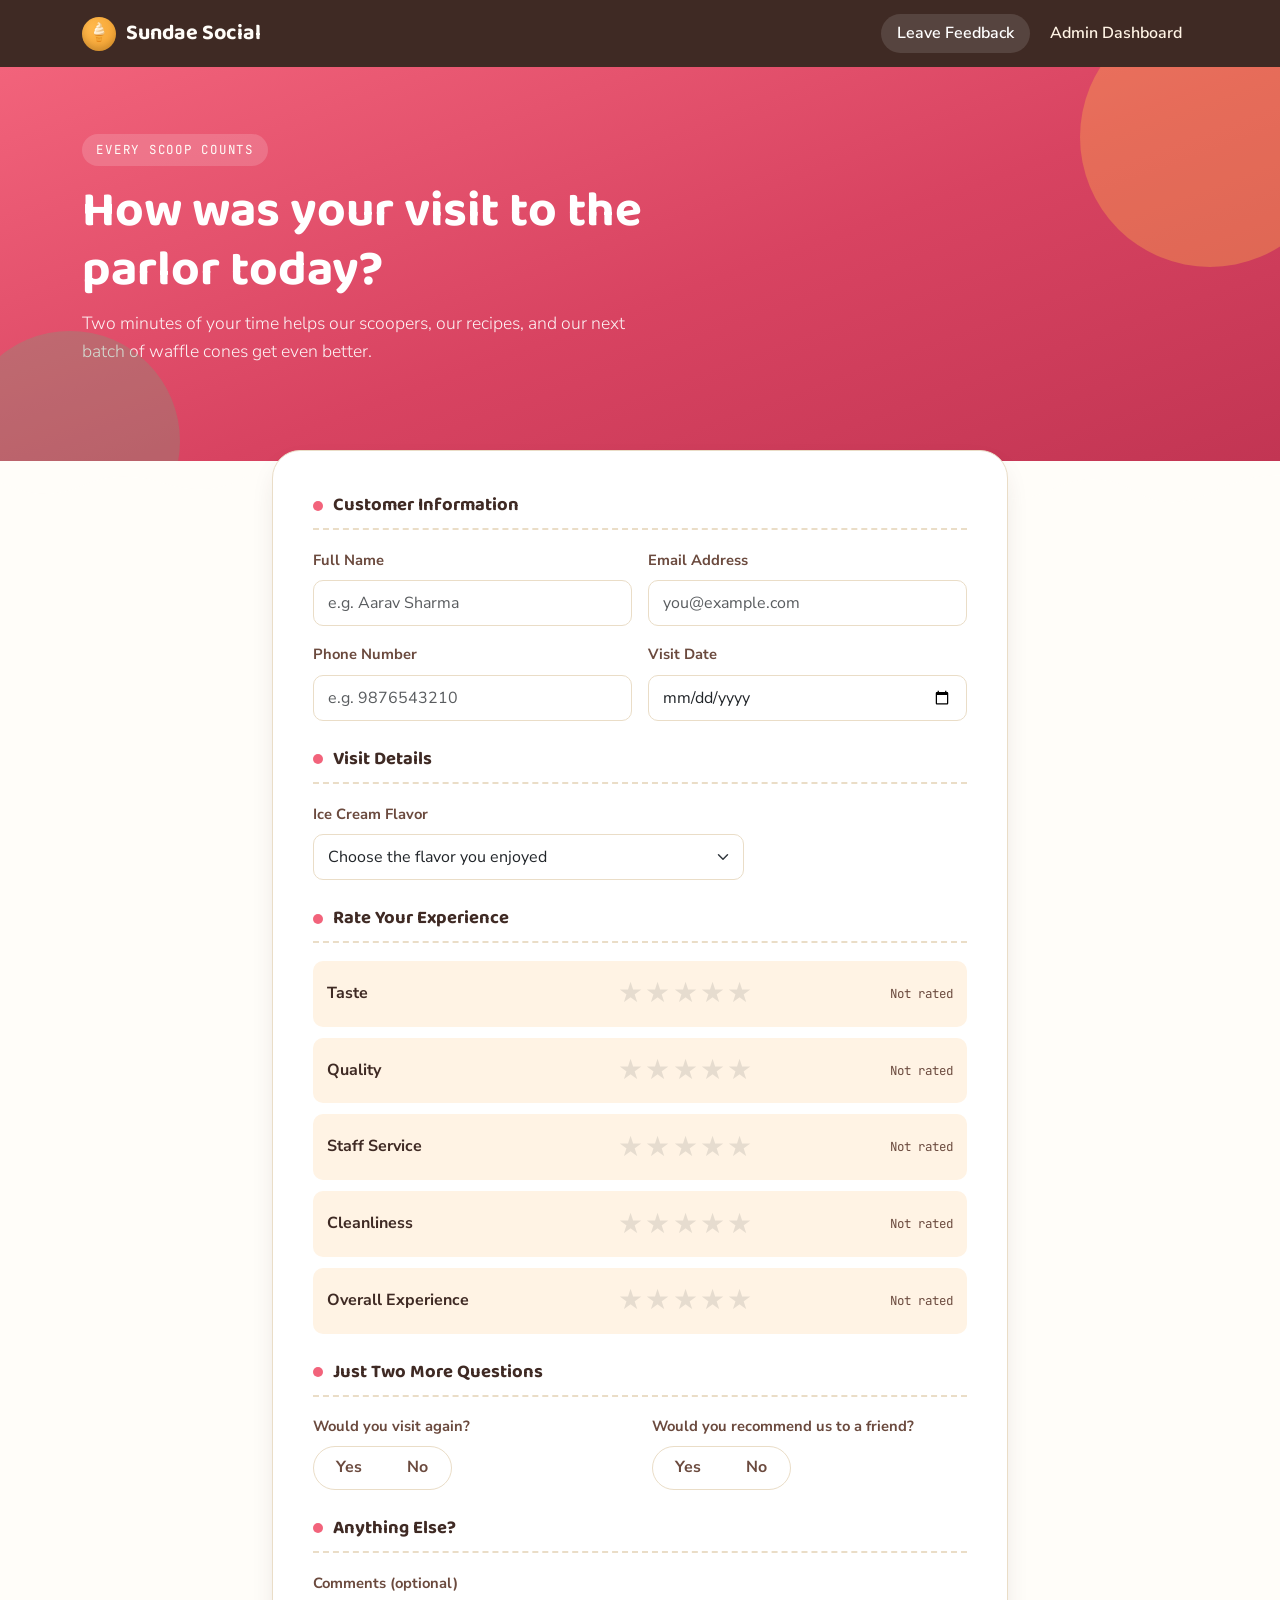
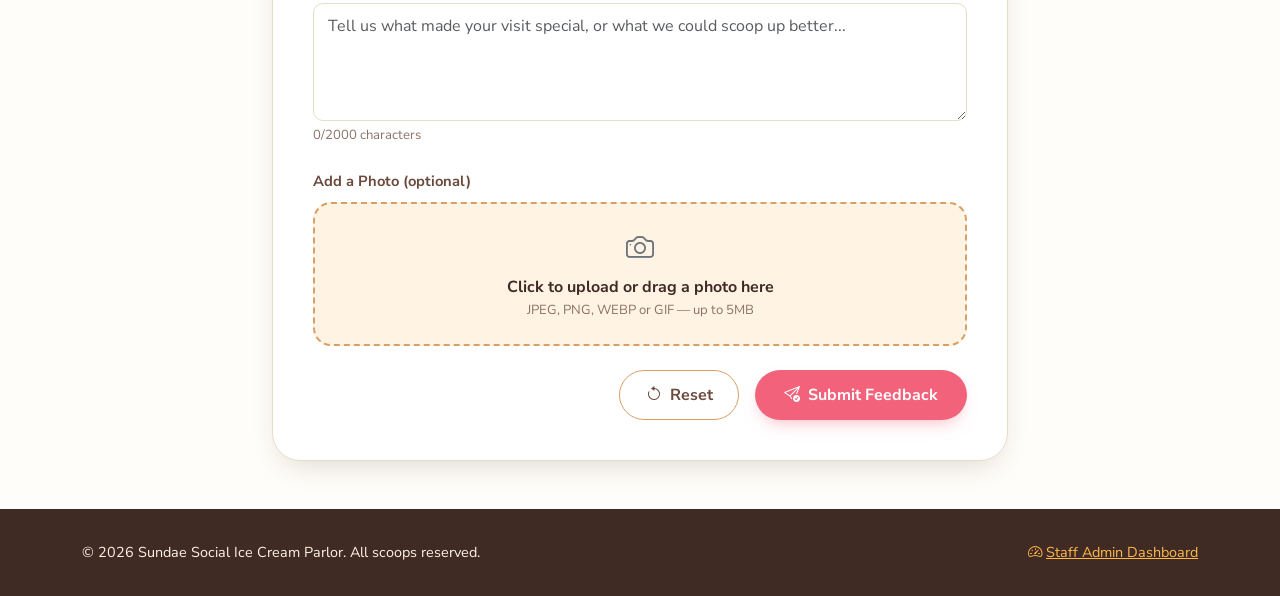
<file: backend/index.html>
<!DOCTYPE html>
<html lang="en">
<head>
  <meta charset="UTF-8">
  <meta name="viewport" content="width=device-width, initial-scale=1.0">
  <title>Sundae Social | Share Your Scoop</title>
  <meta name="description" content="Tell us about your visit to the ice cream shop — every scoop of feedback helps us serve you better.">

  <!-- Bootstrap 5 -->
  <link href="https://cdn.jsdelivr.net/npm/bootstrap@5.3.3/dist/css/bootstrap.min.css" rel="stylesheet">
  <!-- Bootstrap Icons -->
  <link rel="stylesheet" href="https://cdn.jsdelivr.net/npm/bootstrap-icons@1.11.3/font/bootstrap-icons.css">
  <!-- Google Fonts: Baloo 2 (display), Nunito Sans (body), JetBrains Mono (utility) -->
  <link rel="preconnect" href="https://fonts.googleapis.com">
  <link href="https://fonts.googleapis.com/css2?family=Baloo+2:wght@500;700;800&family=Nunito+Sans:wght@400;600;700;800&family=JetBrains+Mono:wght@500;600&display=swap" rel="stylesheet">

  <!-- Custom styles -->
  <link rel="stylesheet" href="css/style.css">
</head>
<body>

  <!-- =================================================================
       Navigation
       ================================================================= -->
  <nav class="ss-navbar">
    <div class="container d-flex justify-content-between align-items-center">
      <a class="brand-mark" href="index.html">
        <span class="brand-scoop">🍦</span> Sundae Social
      </a>
      <div class="d-flex gap-1">
        <a class="nav-link active" href="index.html">Leave Feedback</a>
        <a class="nav-link" href="admin.html">Admin Dashboard</a>
      </div>
    </div>
  </nav>

  <!-- =================================================================
       Hero
       ================================================================= -->
  <header class="hero">
    <div class="container position-relative">
      <span class="eyebrow">Every scoop counts</span>
      <h1>How was your visit to the parlor today?</h1>
      <p class="lead">Two minutes of your time helps our scoopers, our recipes, and our next batch of waffle cones get even better.</p>
    </div>
  </header>

  <!-- Signature drip divider -->
  <svg class="drip-divider" viewBox="0 0 1440 60" preserveAspectRatio="none" xmlns="http://www.w3.org/2000/svg">
    <path d="M0,0 L1440,0 L1440,20 C1380,20 1360,55 1320,55 C1280,55 1270,25 1230,25 C1190,25 1180,50 1140,50 C1100,50 1095,15 1050,15 C1005,15 1000,45 955,45 C910,45 905,10 860,10 C815,10 810,40 765,40 C720,40 718,20 675,20 C632,20 628,48 585,48 C542,48 538,18 495,18 C452,18 448,42 405,42 C362,42 360,12 317,12 C274,12 270,38 227,38 C184,38 182,22 139,22 C96,22 92,44 49,44 C24,44 12,32 0,30 Z"></path>
  </svg>

  <!-- =================================================================
       Feedback Form
       ================================================================= -->
  <main class="container">
    <div class="row justify-content-center">
      <div class="col-lg-9 col-xl-8">
        <div class="feedback-card">

          <!-- Success banner shown after successful submission -->
          <div class="success-banner" id="successBanner" role="alert" aria-live="polite">
            <span class="scoop-icon">🍨</span>
            <div>
              <strong>Thank you! Your feedback has been served.</strong>
              <div class="small">We've saved your response and our team will take a look. Enjoy your next scoop on us... figuratively!</div>
            </div>
          </div>

          <!-- Error banner for submission failures -->
          <div class="alert alert-danger d-none" id="errorBanner" role="alert"></div>

          <form id="feedbackForm" novalidate>

            <!-- ---------------- Customer Information ---------------- -->
            <div class="section-heading"><span class="scoop-dot"></span> Customer Information</div>
            <div class="row g-3 mb-4">
              <div class="col-md-6">
                <label for="customerName" class="form-label">Full Name</label>
                <input type="text" class="form-control" id="customerName" name="customer_name" placeholder="e.g. Aarav Sharma" minlength="2" maxlength="150" required>
                <div class="invalid-feedback">Please enter your name (at least 2 characters).</div>
              </div>
              <div class="col-md-6">
                <label for="email" class="form-label">Email Address</label>
                <input type="email" class="form-control" id="email" name="email" placeholder="you@example.com" required>
                <div class="invalid-feedback">Please enter a valid email address.</div>
              </div>
              <div class="col-md-6">
                <label for="phone" class="form-label">Phone Number</label>
                <input type="tel" class="form-control" id="phone" name="phone" placeholder="e.g. 9876543210" required>
                <div class="invalid-feedback">Please enter a valid phone number (7-15 digits).</div>
              </div>
              <div class="col-md-6">
                <label for="visitDate" class="form-label">Visit Date</label>
                <input type="date" class="form-control" id="visitDate" name="visit_date" required>
                <div class="invalid-feedback">Please select the date of your visit.</div>
              </div>
            </div>

            <!-- ---------------- Visit Details ---------------- -->
            <div class="section-heading"><span class="scoop-dot"></span> Visit Details</div>
            <div class="row g-3 mb-4">
              <div class="col-md-8">
                <label for="flavour" class="form-label">Ice Cream Flavor</label>
                <select class="form-select" id="flavour" name="flavour" required>
                  <option value="" selected disabled>Choose the flavor you enjoyed</option>
                  <option value="Chocolate Fudge">Chocolate Fudge</option>
                  <option value="Vanilla Bean">Vanilla Bean</option>
                  <option value="Strawberry Swirl">Strawberry Swirl</option>
                  <option value="Mango Delight">Mango Delight</option>
                  <option value="Butterscotch">Butterscotch</option>
                  <option value="Cookies and Cream">Cookies and Cream</option>
                  <option value="Pistachio">Pistachio</option>
                  <option value="Black Currant">Black Currant</option>
                  <option value="Mint Chocolate Chip">Mint Chocolate Chip</option>
                  <option value="Red Velvet">Red Velvet</option>
                  <option value="Coffee Mocha">Coffee Mocha</option>
                  <option value="Other">Other</option>
                </select>
                <div class="invalid-feedback">Please select a flavor.</div>
              </div>
            </div>

            <!-- ---------------- Ratings ---------------- -->
            <div class="section-heading"><span class="scoop-dot"></span> Rate Your Experience</div>
            <div class="mb-4">

              <div class="rating-row">
                <span class="rating-label">Taste</span>
                <div class="star-rating-group" data-rating-name="taste_rating" role="radiogroup" aria-label="Taste rating">
                  <input type="radio" name="taste_rating" id="taste-5" value="5"><label for="taste-5" title="5 stars">★</label>
                  <input type="radio" name="taste_rating" id="taste-4" value="4"><label for="taste-4" title="4 stars">★</label>
                  <input type="radio" name="taste_rating" id="taste-3" value="3"><label for="taste-3" title="3 stars">★</label>
                  <input type="radio" name="taste_rating" id="taste-2" value="2"><label for="taste-2" title="2 stars">★</label>
                  <input type="radio" name="taste_rating" id="taste-1" value="1"><label for="taste-1" title="1 star">★</label>
                </div>
                <span class="rating-value-text" data-rating-display="taste_rating">Not rated</span>
              </div>

              <div class="rating-row">
                <span class="rating-label">Quality</span>
                <div class="star-rating-group" data-rating-name="quality_rating" role="radiogroup" aria-label="Quality rating">
                  <input type="radio" name="quality_rating" id="quality-5" value="5"><label for="quality-5" title="5 stars">★</label>
                  <input type="radio" name="quality_rating" id="quality-4" value="4"><label for="quality-4" title="4 stars">★</label>
                  <input type="radio" name="quality_rating" id="quality-3" value="3"><label for="quality-3" title="3 stars">★</label>
                  <input type="radio" name="quality_rating" id="quality-2" value="2"><label for="quality-2" title="2 stars">★</label>
                  <input type="radio" name="quality_rating" id="quality-1" value="1"><label for="quality-1" title="1 star">★</label>
                </div>
                <span class="rating-value-text" data-rating-display="quality_rating">Not rated</span>
              </div>

              <div class="rating-row">
                <span class="rating-label">Staff Service</span>
                <div class="star-rating-group" data-rating-name="staff_rating" role="radiogroup" aria-label="Staff service rating">
                  <input type="radio" name="staff_rating" id="staff-5" value="5"><label for="staff-5" title="5 stars">★</label>
                  <input type="radio" name="staff_rating" id="staff-4" value="4"><label for="staff-4" title="4 stars">★</label>
                  <input type="radio" name="staff_rating" id="staff-3" value="3"><label for="staff-3" title="3 stars">★</label>
                  <input type="radio" name="staff_rating" id="staff-2" value="2"><label for="staff-2" title="2 stars">★</label>
                  <input type="radio" name="staff_rating" id="staff-1" value="1"><label for="staff-1" title="1 star">★</label>
                </div>
                <span class="rating-value-text" data-rating-display="staff_rating">Not rated</span>
              </div>

              <div class="rating-row">
                <span class="rating-label">Cleanliness</span>
                <div class="star-rating-group" data-rating-name="cleanliness_rating" role="radiogroup" aria-label="Cleanliness rating">
                  <input type="radio" name="cleanliness_rating" id="clean-5" value="5"><label for="clean-5" title="5 stars">★</label>
                  <input type="radio" name="cleanliness_rating" id="clean-4" value="4"><label for="clean-4" title="4 stars">★</label>
                  <input type="radio" name="cleanliness_rating" id="clean-3" value="3"><label for="clean-3" title="3 stars">★</label>
                  <input type="radio" name="cleanliness_rating" id="clean-2" value="2"><label for="clean-2" title="2 stars">★</label>
                  <input type="radio" name="cleanliness_rating" id="clean-1" value="1"><label for="clean-1" title="1 star">★</label>
                </div>
                <span class="rating-value-text" data-rating-display="cleanliness_rating">Not rated</span>
              </div>

              <div class="rating-row">
                <span class="rating-label">Overall Experience</span>
                <div class="star-rating-group" data-rating-name="overall_rating" role="radiogroup" aria-label="Overall rating">
                  <input type="radio" name="overall_rating" id="overall-5" value="5"><label for="overall-5" title="5 stars">★</label>
                  <input type="radio" name="overall_rating" id="overall-4" value="4"><label for="overall-4" title="4 stars">★</label>
                  <input type="radio" name="overall_rating" id="overall-3" value="3"><label for="overall-3" title="3 stars">★</label>
                  <input type="radio" name="overall_rating" id="overall-2" value="2"><label for="overall-2" title="2 stars">★</label>
                  <input type="radio" name="overall_rating" id="overall-1" value="1"><label for="overall-1" title="1 star">★</label>
                </div>
                <span class="rating-value-text" data-rating-display="overall_rating">Not rated</span>
              </div>

              <div class="invalid-feedback d-block text-danger small mt-1 d-none" id="ratingsError">
                Please provide a rating for every category above.
              </div>
            </div>

            <!-- ---------------- Yes/No Questions ---------------- -->
            <div class="section-heading"><span class="scoop-dot"></span> Just Two More Questions</div>
            <div class="row g-4 mb-4">
              <div class="col-md-6">
                <label class="form-label d-block">Would you visit again?</label>
                <div class="pill-toggle" role="radiogroup" aria-label="Would you visit again">
                  <input type="radio" name="visit_again" id="visit-again-yes" value="Yes" required>
                  <label for="visit-again-yes">Yes</label>
                  <input type="radio" name="visit_again" id="visit-again-no" value="No">
                  <label for="visit-again-no">No</label>
                </div>
              </div>
              <div class="col-md-6">
                <label class="form-label d-block">Would you recommend us to a friend?</label>
                <div class="pill-toggle" role="radiogroup" aria-label="Would you recommend us">
                  <input type="radio" name="recommend_shop" id="recommend-yes" value="Yes" required>
                  <label for="recommend-yes">Yes</label>
                  <input type="radio" name="recommend_shop" id="recommend-no" value="No">
                  <label for="recommend-no">No</label>
                </div>
              </div>
            </div>

            <!-- ---------------- Comments ---------------- -->
            <div class="section-heading"><span class="scoop-dot"></span> Anything Else?</div>
            <div class="mb-4">
              <label for="comments" class="form-label">Comments (optional)</label>
              <textarea class="form-control" id="comments" name="comments" rows="4" maxlength="2000" placeholder="Tell us what made your visit special, or what we could scoop up better..."></textarea>
              <div class="form-text-hint mt-1"><span id="commentsCount">0</span>/2000 characters</div>
            </div>

            <!-- ---------------- Image Upload ---------------- -->
            <div class="mb-4">
              <label class="form-label d-block">Add a Photo (optional)</label>
              <div class="upload-dropzone" id="uploadDropzone">
                <i class="bi bi-camera fs-3 text-secondary"></i>
                <div class="fw-bold mt-1">Click to upload or drag a photo here</div>
                <div class="form-text-hint">JPEG, PNG, WEBP or GIF — up to 5MB</div>
                <input type="file" id="imageUpload" name="image" accept="image/jpeg,image/png,image/webp,image/gif" class="d-none">
              </div>
              <img id="imagePreview" class="upload-preview" alt="Selected feedback photo preview">
              <div class="invalid-feedback d-block text-danger small mt-1 d-none" id="imageError"></div>
            </div>

            <!-- ---------------- Actions ---------------- -->
            <div class="d-flex flex-wrap gap-3 justify-content-end mt-4">
              <button type="reset" class="btn btn-cone" id="resetBtn">
                <i class="bi bi-arrow-counterclockwise me-1"></i> Reset
              </button>
              <button type="submit" class="btn btn-scoop" id="submitBtn">
                <span class="submit-label"><i class="bi bi-send-check me-1"></i> Submit Feedback</span>
                <span class="spinner-border spinner-border-sm d-none" id="submitSpinner" role="status" aria-hidden="true"></span>
              </button>
            </div>

          </form>
        </div>
      </div>
    </div>
  </main>

  <!-- =================================================================
       Footer
       ================================================================= -->
  <footer class="ss-footer mt-5">
    <div class="container d-flex flex-wrap justify-content-between align-items-center gap-2">
      <div>&copy; 2026 Sundae Social Ice Cream Parlor. All scoops reserved.</div>
      <a href="admin.html"><i class="bi bi-speedometer2 me-1"></i>Staff Admin Dashboard</a>
    </div>
  </footer>

  <!-- Bootstrap Bundle (includes Popper) -->
  <script src="https://cdn.jsdelivr.net/npm/bootstrap@5.3.3/dist/js/bootstrap.bundle.min.js"></script>
  <!-- App logic -->
  <script src="js/script.js"></script>
</body>
</html>
</file>
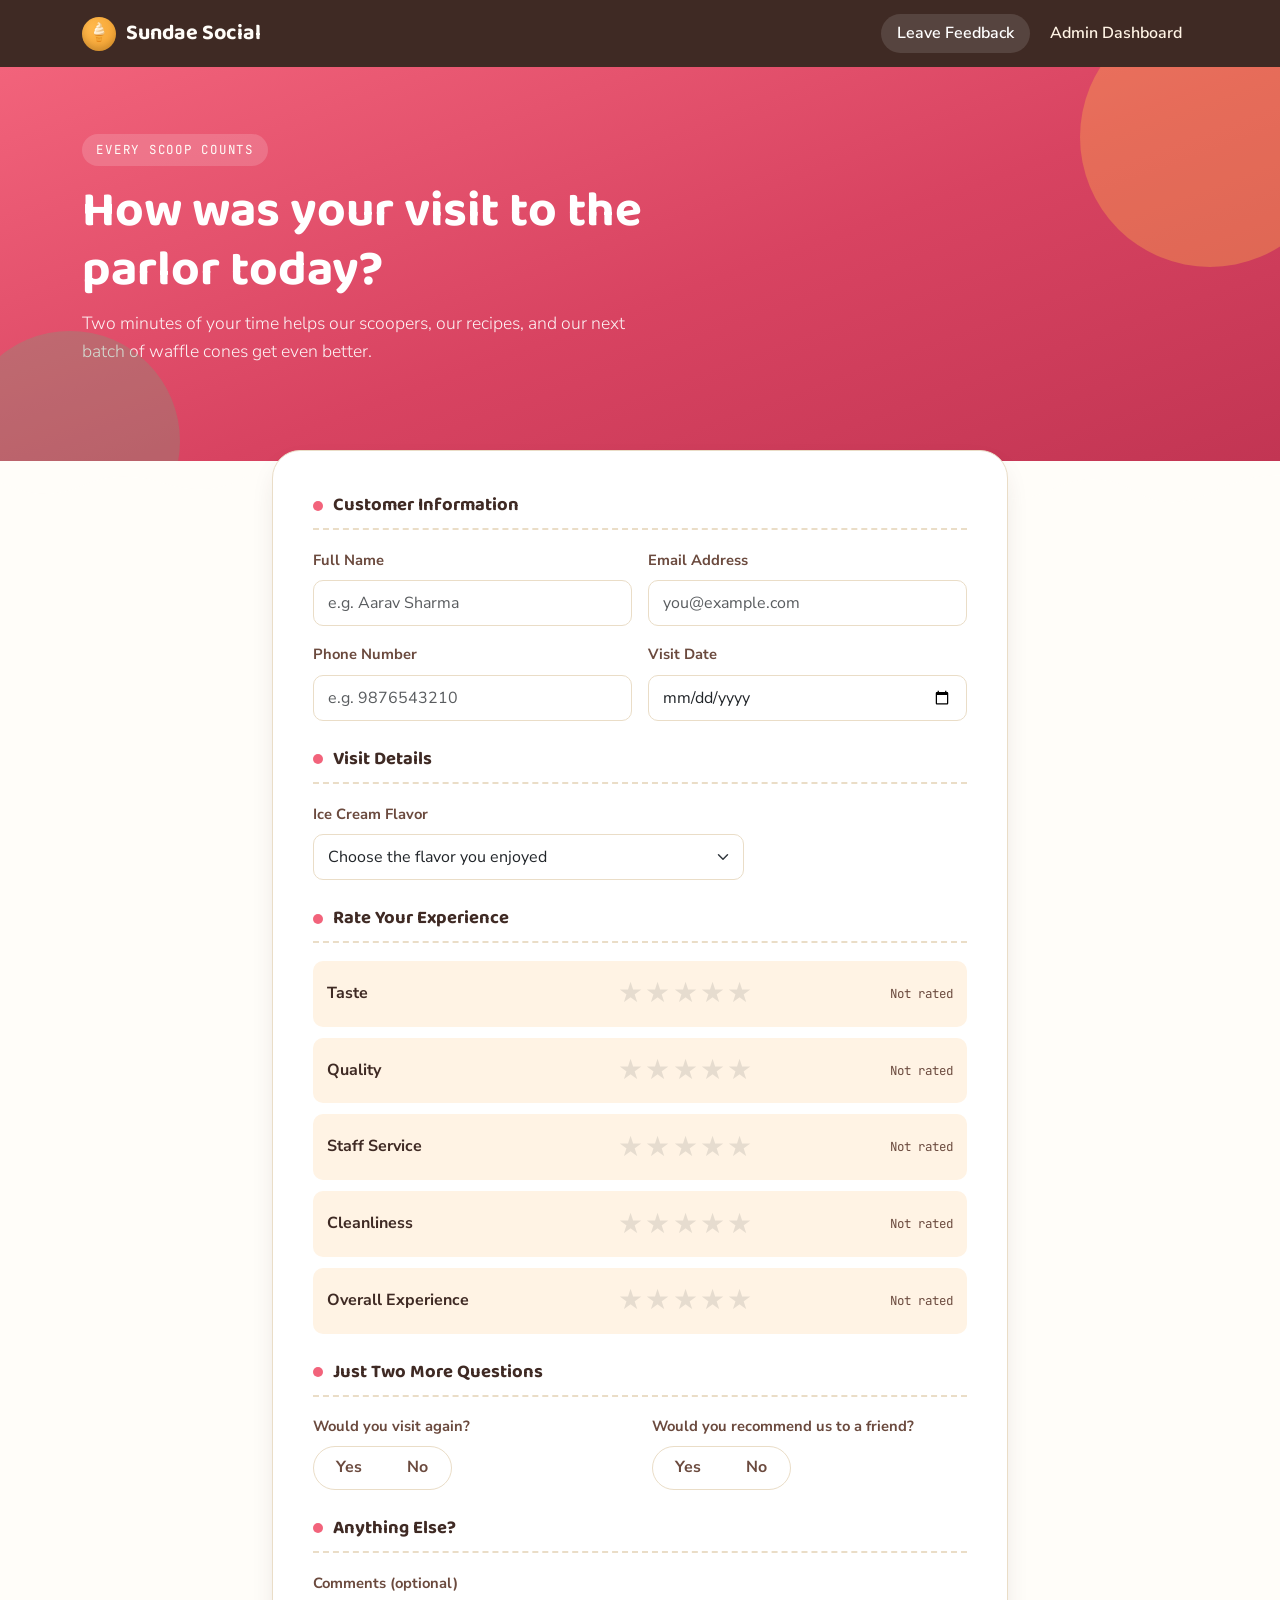
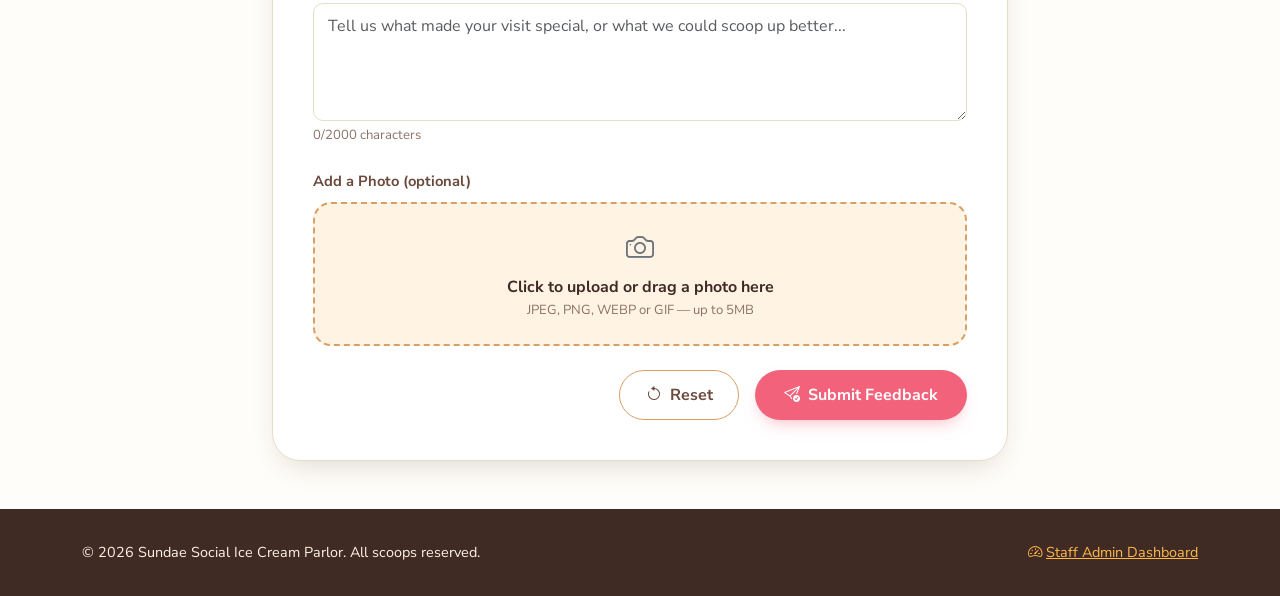
<file: frontend/index.html>
<!DOCTYPE html>
<html lang="en">
<head>
  <meta charset="UTF-8">
  <meta name="viewport" content="width=device-width, initial-scale=1.0">
  <title>Sundae Social | Share Your Scoop</title>
  <meta name="description" content="Tell us about your visit to the ice cream shop — every scoop of feedback helps us serve you better.">

  <!-- Bootstrap 5 -->
  <link href="https://cdn.jsdelivr.net/npm/bootstrap@5.3.3/dist/css/bootstrap.min.css" rel="stylesheet">
  <!-- Bootstrap Icons -->
  <link rel="stylesheet" href="https://cdn.jsdelivr.net/npm/bootstrap-icons@1.11.3/font/bootstrap-icons.css">
  <!-- Google Fonts: Baloo 2 (display), Nunito Sans (body), JetBrains Mono (utility) -->
  <link rel="preconnect" href="https://fonts.googleapis.com">
  <link href="https://fonts.googleapis.com/css2?family=Baloo+2:wght@500;700;800&family=Nunito+Sans:wght@400;600;700;800&family=JetBrains+Mono:wght@500;600&display=swap" rel="stylesheet">

  <!-- Custom styles -->
  <link rel="stylesheet" href="css/style.css">
</head>
<body>

  <!-- =================================================================
       Navigation
       ================================================================= -->
  <nav class="ss-navbar">
    <div class="container d-flex justify-content-between align-items-center">
      <a class="brand-mark" href="index.html">
        <span class="brand-scoop">🍦</span> Sundae Social
      </a>
      <div class="d-flex gap-1">
        <a class="nav-link active" href="index.html">Leave Feedback</a>
        <a class="nav-link" href="admin.html">Admin Dashboard</a>
      </div>
    </div>
  </nav>

  <!-- =================================================================
       Hero
       ================================================================= -->
  <header class="hero">
    <div class="container position-relative">
      <span class="eyebrow">Every scoop counts</span>
      <h1>How was your visit to the parlor today?</h1>
      <p class="lead">Two minutes of your time helps our scoopers, our recipes, and our next batch of waffle cones get even better.</p>
    </div>
  </header>

  <!-- Signature drip divider -->
  <svg class="drip-divider" viewBox="0 0 1440 60" preserveAspectRatio="none" xmlns="http://www.w3.org/2000/svg">
    <path d="M0,0 L1440,0 L1440,20 C1380,20 1360,55 1320,55 C1280,55 1270,25 1230,25 C1190,25 1180,50 1140,50 C1100,50 1095,15 1050,15 C1005,15 1000,45 955,45 C910,45 905,10 860,10 C815,10 810,40 765,40 C720,40 718,20 675,20 C632,20 628,48 585,48 C542,48 538,18 495,18 C452,18 448,42 405,42 C362,42 360,12 317,12 C274,12 270,38 227,38 C184,38 182,22 139,22 C96,22 92,44 49,44 C24,44 12,32 0,30 Z"></path>
  </svg>

  <!-- =================================================================
       Feedback Form
       ================================================================= -->
  <main class="container">
    <div class="row justify-content-center">
      <div class="col-lg-9 col-xl-8">
        <div class="feedback-card">

          <!-- Success banner shown after successful submission -->
          <div class="success-banner" id="successBanner" role="alert" aria-live="polite">
            <span class="scoop-icon">🍨</span>
            <div>
              <strong>Thank you! Your feedback has been served.</strong>
              <div class="small">We've saved your response and our team will take a look. Enjoy your next scoop on us... figuratively!</div>
            </div>
          </div>

          <!-- Error banner for submission failures -->
          <div class="alert alert-danger d-none" id="errorBanner" role="alert"></div>

          <form id="feedbackForm" novalidate>

            <!-- ---------------- Customer Information ---------------- -->
            <div class="section-heading"><span class="scoop-dot"></span> Customer Information</div>
            <div class="row g-3 mb-4">
              <div class="col-md-6">
                <label for="customerName" class="form-label">Full Name</label>
                <input type="text" class="form-control" id="customerName" name="customer_name" placeholder="e.g. Aarav Sharma" minlength="2" maxlength="150" required>
                <div class="invalid-feedback">Please enter your name (at least 2 characters).</div>
              </div>
              <div class="col-md-6">
                <label for="email" class="form-label">Email Address</label>
                <input type="email" class="form-control" id="email" name="email" placeholder="you@example.com" required>
                <div class="invalid-feedback">Please enter a valid email address.</div>
              </div>
              <div class="col-md-6">
                <label for="phone" class="form-label">Phone Number</label>
                <input type="tel" class="form-control" id="phone" name="phone" placeholder="e.g. 9876543210" required>
                <div class="invalid-feedback">Please enter a valid phone number (7-15 digits).</div>
              </div>
              <div class="col-md-6">
                <label for="visitDate" class="form-label">Visit Date</label>
                <input type="date" class="form-control" id="visitDate" name="visit_date" required>
                <div class="invalid-feedback">Please select the date of your visit.</div>
              </div>
            </div>

            <!-- ---------------- Visit Details ---------------- -->
            <div class="section-heading"><span class="scoop-dot"></span> Visit Details</div>
            <div class="row g-3 mb-4">
              <div class="col-md-8">
                <label for="flavour" class="form-label">Ice Cream Flavor</label>
                <select class="form-select" id="flavour" name="flavour" required>
                  <option value="" selected disabled>Choose the flavor you enjoyed</option>
                  <option value="Chocolate Fudge">Chocolate Fudge</option>
                  <option value="Vanilla Bean">Vanilla Bean</option>
                  <option value="Strawberry Swirl">Strawberry Swirl</option>
                  <option value="Mango Delight">Mango Delight</option>
                  <option value="Butterscotch">Butterscotch</option>
                  <option value="Cookies and Cream">Cookies and Cream</option>
                  <option value="Pistachio">Pistachio</option>
                  <option value="Black Currant">Black Currant</option>
                  <option value="Mint Chocolate Chip">Mint Chocolate Chip</option>
                  <option value="Red Velvet">Red Velvet</option>
                  <option value="Coffee Mocha">Coffee Mocha</option>
                  <option value="Other">Other</option>
                </select>
                <div class="invalid-feedback">Please select a flavor.</div>
              </div>
            </div>

            <!-- ---------------- Ratings ---------------- -->
            <div class="section-heading"><span class="scoop-dot"></span> Rate Your Experience</div>
            <div class="mb-4">

              <div class="rating-row">
                <span class="rating-label">Taste</span>
                <div class="star-rating-group" data-rating-name="taste_rating" role="radiogroup" aria-label="Taste rating">
                  <input type="radio" name="taste_rating" id="taste-5" value="5"><label for="taste-5" title="5 stars">★</label>
                  <input type="radio" name="taste_rating" id="taste-4" value="4"><label for="taste-4" title="4 stars">★</label>
                  <input type="radio" name="taste_rating" id="taste-3" value="3"><label for="taste-3" title="3 stars">★</label>
                  <input type="radio" name="taste_rating" id="taste-2" value="2"><label for="taste-2" title="2 stars">★</label>
                  <input type="radio" name="taste_rating" id="taste-1" value="1"><label for="taste-1" title="1 star">★</label>
                </div>
                <span class="rating-value-text" data-rating-display="taste_rating">Not rated</span>
              </div>

              <div class="rating-row">
                <span class="rating-label">Quality</span>
                <div class="star-rating-group" data-rating-name="quality_rating" role="radiogroup" aria-label="Quality rating">
                  <input type="radio" name="quality_rating" id="quality-5" value="5"><label for="quality-5" title="5 stars">★</label>
                  <input type="radio" name="quality_rating" id="quality-4" value="4"><label for="quality-4" title="4 stars">★</label>
                  <input type="radio" name="quality_rating" id="quality-3" value="3"><label for="quality-3" title="3 stars">★</label>
                  <input type="radio" name="quality_rating" id="quality-2" value="2"><label for="quality-2" title="2 stars">★</label>
                  <input type="radio" name="quality_rating" id="quality-1" value="1"><label for="quality-1" title="1 star">★</label>
                </div>
                <span class="rating-value-text" data-rating-display="quality_rating">Not rated</span>
              </div>

              <div class="rating-row">
                <span class="rating-label">Staff Service</span>
                <div class="star-rating-group" data-rating-name="staff_rating" role="radiogroup" aria-label="Staff service rating">
                  <input type="radio" name="staff_rating" id="staff-5" value="5"><label for="staff-5" title="5 stars">★</label>
                  <input type="radio" name="staff_rating" id="staff-4" value="4"><label for="staff-4" title="4 stars">★</label>
                  <input type="radio" name="staff_rating" id="staff-3" value="3"><label for="staff-3" title="3 stars">★</label>
                  <input type="radio" name="staff_rating" id="staff-2" value="2"><label for="staff-2" title="2 stars">★</label>
                  <input type="radio" name="staff_rating" id="staff-1" value="1"><label for="staff-1" title="1 star">★</label>
                </div>
                <span class="rating-value-text" data-rating-display="staff_rating">Not rated</span>
              </div>

              <div class="rating-row">
                <span class="rating-label">Cleanliness</span>
                <div class="star-rating-group" data-rating-name="cleanliness_rating" role="radiogroup" aria-label="Cleanliness rating">
                  <input type="radio" name="cleanliness_rating" id="clean-5" value="5"><label for="clean-5" title="5 stars">★</label>
                  <input type="radio" name="cleanliness_rating" id="clean-4" value="4"><label for="clean-4" title="4 stars">★</label>
                  <input type="radio" name="cleanliness_rating" id="clean-3" value="3"><label for="clean-3" title="3 stars">★</label>
                  <input type="radio" name="cleanliness_rating" id="clean-2" value="2"><label for="clean-2" title="2 stars">★</label>
                  <input type="radio" name="cleanliness_rating" id="clean-1" value="1"><label for="clean-1" title="1 star">★</label>
                </div>
                <span class="rating-value-text" data-rating-display="cleanliness_rating">Not rated</span>
              </div>

              <div class="rating-row">
                <span class="rating-label">Overall Experience</span>
                <div class="star-rating-group" data-rating-name="overall_rating" role="radiogroup" aria-label="Overall rating">
                  <input type="radio" name="overall_rating" id="overall-5" value="5"><label for="overall-5" title="5 stars">★</label>
                  <input type="radio" name="overall_rating" id="overall-4" value="4"><label for="overall-4" title="4 stars">★</label>
                  <input type="radio" name="overall_rating" id="overall-3" value="3"><label for="overall-3" title="3 stars">★</label>
                  <input type="radio" name="overall_rating" id="overall-2" value="2"><label for="overall-2" title="2 stars">★</label>
                  <input type="radio" name="overall_rating" id="overall-1" value="1"><label for="overall-1" title="1 star">★</label>
                </div>
                <span class="rating-value-text" data-rating-display="overall_rating">Not rated</span>
              </div>

              <div class="invalid-feedback d-block text-danger small mt-1 d-none" id="ratingsError">
                Please provide a rating for every category above.
              </div>
            </div>

            <!-- ---------------- Yes/No Questions ---------------- -->
            <div class="section-heading"><span class="scoop-dot"></span> Just Two More Questions</div>
            <div class="row g-4 mb-4">
              <div class="col-md-6">
                <label class="form-label d-block">Would you visit again?</label>
                <div class="pill-toggle" role="radiogroup" aria-label="Would you visit again">
                  <input type="radio" name="visit_again" id="visit-again-yes" value="Yes" required>
                  <label for="visit-again-yes">Yes</label>
                  <input type="radio" name="visit_again" id="visit-again-no" value="No">
                  <label for="visit-again-no">No</label>
                </div>
              </div>
              <div class="col-md-6">
                <label class="form-label d-block">Would you recommend us to a friend?</label>
                <div class="pill-toggle" role="radiogroup" aria-label="Would you recommend us">
                  <input type="radio" name="recommend_shop" id="recommend-yes" value="Yes" required>
                  <label for="recommend-yes">Yes</label>
                  <input type="radio" name="recommend_shop" id="recommend-no" value="No">
                  <label for="recommend-no">No</label>
                </div>
              </div>
            </div>

            <!-- ---------------- Comments ---------------- -->
            <div class="section-heading"><span class="scoop-dot"></span> Anything Else?</div>
            <div class="mb-4">
              <label for="comments" class="form-label">Comments (optional)</label>
              <textarea class="form-control" id="comments" name="comments" rows="4" maxlength="2000" placeholder="Tell us what made your visit special, or what we could scoop up better..."></textarea>
              <div class="form-text-hint mt-1"><span id="commentsCount">0</span>/2000 characters</div>
            </div>

            <!-- ---------------- Image Upload ---------------- -->
            <div class="mb-4">
              <label class="form-label d-block">Add a Photo (optional)</label>
              <div class="upload-dropzone" id="uploadDropzone">
                <i class="bi bi-camera fs-3 text-secondary"></i>
                <div class="fw-bold mt-1">Click to upload or drag a photo here</div>
                <div class="form-text-hint">JPEG, PNG, WEBP or GIF — up to 5MB</div>
                <input type="file" id="imageUpload" name="image" accept="image/jpeg,image/png,image/webp,image/gif" class="d-none">
              </div>
              <img id="imagePreview" class="upload-preview" alt="Selected feedback photo preview">
              <div class="invalid-feedback d-block text-danger small mt-1 d-none" id="imageError"></div>
            </div>

            <!-- ---------------- Actions ---------------- -->
            <div class="d-flex flex-wrap gap-3 justify-content-end mt-4">
              <button type="reset" class="btn btn-cone" id="resetBtn">
                <i class="bi bi-arrow-counterclockwise me-1"></i> Reset
              </button>
              <button type="submit" class="btn btn-scoop" id="submitBtn">
                <span class="submit-label"><i class="bi bi-send-check me-1"></i> Submit Feedback</span>
                <span class="spinner-border spinner-border-sm d-none" id="submitSpinner" role="status" aria-hidden="true"></span>
              </button>
            </div>

          </form>
        </div>
      </div>
    </div>
  </main>

  <!-- =================================================================
       Footer
       ================================================================= -->
  <footer class="ss-footer mt-5">
    <div class="container d-flex flex-wrap justify-content-between align-items-center gap-2">
      <div>&copy; 2026 Sundae Social Ice Cream Parlor. All scoops reserved.</div>
      <a href="admin.html"><i class="bi bi-speedometer2 me-1"></i>Staff Admin Dashboard</a>
    </div>
  </footer>

  <!-- Bootstrap Bundle (includes Popper) -->
  <script src="https://cdn.jsdelivr.net/npm/bootstrap@5.3.3/dist/js/bootstrap.bundle.min.js"></script>
  <!-- App logic -->
  <script src="js/script.js?v=3"></script>
</body>
</html>
</file>
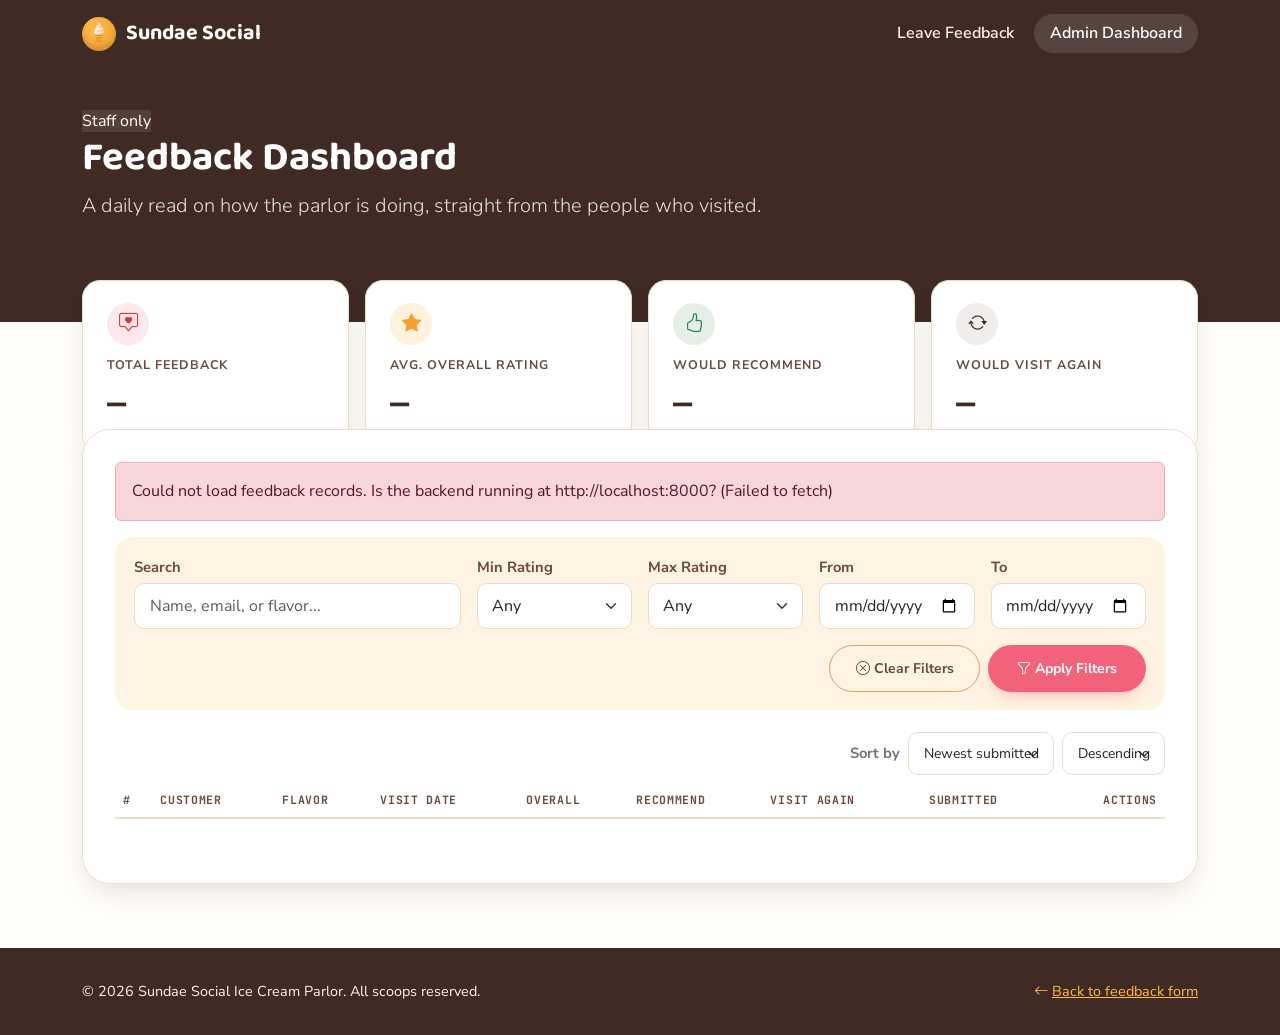
<file: backend/admin.html>
<!DOCTYPE html>
<html lang="en">
<head>
  <meta charset="UTF-8">
  <meta name="viewport" content="width=device-width, initial-scale=1.0">
  <title>Admin Dashboard | Sundae Social</title>
  <meta name="description" content="Staff dashboard for reviewing, searching, filtering, and managing ice cream shop customer feedback.">

  <!-- Bootstrap 5 -->
  <link href="https://cdn.jsdelivr.net/npm/bootstrap@5.3.3/dist/css/bootstrap.min.css" rel="stylesheet">
  <!-- Bootstrap Icons -->
  <link rel="stylesheet" href="https://cdn.jsdelivr.net/npm/bootstrap-icons@1.11.3/font/bootstrap-icons.css">
  <!-- Google Fonts -->
  <link rel="preconnect" href="https://fonts.googleapis.com">
  <link href="https://fonts.googleapis.com/css2?family=Baloo+2:wght@500;700;800&family=Nunito+Sans:wght@400;600;700;800&family=JetBrains+Mono:wght@500;600&display=swap" rel="stylesheet">

  <!-- Custom styles -->
  <link rel="stylesheet" href="css/style.css">
</head>
<body>

  <!-- =================================================================
       Navigation
       ================================================================= -->
  <nav class="ss-navbar">
    <div class="container d-flex justify-content-between align-items-center">
      <a class="brand-mark" href="index.html">
        <span class="brand-scoop">🍦</span> Sundae Social
      </a>
      <div class="d-flex gap-1">
        <a class="nav-link" href="index.html">Leave Feedback</a>
        <a class="nav-link active" href="admin.html">Admin Dashboard</a>
      </div>
    </div>
  </nav>

  <!-- =================================================================
       Header + Stat cards
       ================================================================= -->
  <header class="admin-hero">
    <div class="container">
      <span class="eyebrow" style="background:rgba(255,255,255,0.1)">Staff only</span>
      <h1>Feedback Dashboard</h1>
      <p class="lead" style="color: rgba(255,255,255,0.85)">A daily read on how the parlor is doing, straight from the people who visited.</p>
    </div>
  </header>

  <main class="container">
    <div class="row g-3 mb-4" style="margin-top:-3.6rem; position:relative; z-index:2;">
      <div class="col-6 col-lg-3">
        <div class="stat-card stat-total">
          <div class="stat-icon"><i class="bi bi-chat-square-heart text-danger"></i></div>
          <div class="stat-label">Total Feedback</div>
          <div class="stat-value" id="statTotal">--</div>
        </div>
      </div>
      <div class="col-6 col-lg-3">
        <div class="stat-card stat-avg">
          <div class="stat-icon"><i class="bi bi-star-fill" style="color:#f2a02e"></i></div>
          <div class="stat-label">Avg. Overall Rating</div>
          <div class="stat-value" id="statAvgRating">--</div>
        </div>
      </div>
      <div class="col-6 col-lg-3">
        <div class="stat-card stat-recommend">
          <div class="stat-icon"><i class="bi bi-hand-thumbs-up text-success"></i></div>
          <div class="stat-label">Would Recommend</div>
          <div class="stat-value" id="statRecommend">--</div>
        </div>
      </div>
      <div class="col-6 col-lg-3">
        <div class="stat-card stat-again">
          <div class="stat-icon"><i class="bi bi-arrow-repeat"></i></div>
          <div class="stat-label">Would Visit Again</div>
          <div class="stat-value" id="statVisitAgain">--</div>
        </div>
      </div>
    </div>

    <!-- =================================================================
         Filters + Table panel
         ================================================================= -->
    <div class="admin-panel mb-5">

      <div class="alert alert-danger d-none" id="adminErrorBanner" role="alert"></div>

      <!-- Filter bar -->
      <div class="filter-bar">
        <div class="row g-3 align-items-end">
          <div class="col-md-4">
            <label for="searchInput" class="form-label mb-1">Search</label>
            <input type="text" class="form-control" id="searchInput" placeholder="Name, email, or flavor...">
          </div>
          <div class="col-6 col-md-2">
            <label for="minRatingFilter" class="form-label mb-1">Min Rating</label>
            <select class="form-select" id="minRatingFilter">
              <option value="">Any</option>
              <option value="1">1+</option>
              <option value="2">2+</option>
              <option value="3">3+</option>
              <option value="4">4+</option>
              <option value="5">5</option>
            </select>
          </div>
          <div class="col-6 col-md-2">
            <label for="maxRatingFilter" class="form-label mb-1">Max Rating</label>
            <select class="form-select" id="maxRatingFilter">
              <option value="">Any</option>
              <option value="1">1</option>
              <option value="2">2</option>
              <option value="3">3</option>
              <option value="4">4</option>
              <option value="5">5</option>
            </select>
          </div>
          <div class="col-6 col-md-2">
            <label for="startDateFilter" class="form-label mb-1">From</label>
            <input type="date" class="form-control" id="startDateFilter">
          </div>
          <div class="col-6 col-md-2">
            <label for="endDateFilter" class="form-label mb-1">To</label>
            <input type="date" class="form-control" id="endDateFilter">
          </div>
        </div>
        <div class="d-flex justify-content-end gap-2 mt-3">
          <button class="btn btn-cone btn-sm" id="clearFiltersBtn"><i class="bi bi-x-circle me-1"></i>Clear Filters</button>
          <button class="btn btn-scoop btn-sm" id="applyFiltersBtn"><i class="bi bi-funnel me-1"></i>Apply Filters</button>
        </div>
      </div>

      <!-- Results summary + sort -->
      <div class="d-flex justify-content-between align-items-center mb-2 flex-wrap gap-2">
        <div class="text-secondary small" id="resultsSummary">Loading feedback...</div>
        <div class="d-flex align-items-center gap-2">
          <label for="sortBySelect" class="form-label mb-0 small text-secondary">Sort by</label>
          <select class="form-select form-select-sm" id="sortBySelect" style="width:auto;">
            <option value="created_at">Newest submitted</option>
            <option value="visit_date">Visit date</option>
            <option value="overall_rating">Overall rating</option>
            <option value="customer_name">Customer name</option>
          </select>
          <select class="form-select form-select-sm" id="sortOrderSelect" style="width:auto;">
            <option value="desc">Descending</option>
            <option value="asc">Ascending</option>
          </select>
        </div>
      </div>

      <!-- Feedback table -->
      <div class="table-responsive">
        <table class="table feedback-table align-middle">
          <thead>
            <tr>
              <th>#</th>
              <th>Customer</th>
              <th>Flavor</th>
              <th>Visit Date</th>
              <th>Overall</th>
              <th>Recommend</th>
              <th>Visit Again</th>
              <th>Submitted</th>
              <th class="text-end">Actions</th>
            </tr>
          </thead>
          <tbody id="feedbackTableBody">
            <!-- Rows injected by admin.js -->
          </tbody>
        </table>
      </div>

      <!-- Empty state -->
      <div class="empty-state d-none" id="emptyState">
        <div class="empty-icon">🍧</div>
        <h5>No feedback found</h5>
        <p class="mb-0">Try adjusting your search or filters — or check back after your next customer visits.</p>
      </div>

      <!-- Pagination -->
      <nav class="mt-3" aria-label="Feedback pagination">
        <ul class="pagination justify-content-center mb-0" id="paginationControls"></ul>
      </nav>
    </div>
  </main>

  <!-- =================================================================
       Feedback Detail Modal
       ================================================================= -->
  <div class="modal fade" id="detailModal" tabindex="-1" aria-labelledby="detailModalLabel" aria-hidden="true">
    <div class="modal-dialog modal-lg modal-dialog-scrollable">
      <div class="modal-content" style="border-radius: var(--radius-lg);">
        <div class="modal-header">
          <h5 class="modal-title" id="detailModalLabel">Feedback Detail</h5>
          <button type="button" class="btn-close" data-bs-dismiss="modal" aria-label="Close"></button>
        </div>
        <div class="modal-body" id="detailModalBody">
          <!-- Injected by admin.js -->
        </div>
      </div>
    </div>
  </div>

  <!-- =================================================================
       Delete Confirmation Modal
       ================================================================= -->
  <div class="modal fade" id="deleteModal" tabindex="-1" aria-labelledby="deleteModalLabel" aria-hidden="true">
    <div class="modal-dialog">
      <div class="modal-content" style="border-radius: var(--radius-lg);">
        <div class="modal-header">
          <h5 class="modal-title" id="deleteModalLabel"><i class="bi bi-exclamation-triangle text-danger me-2"></i>Delete Feedback?</h5>
          <button type="button" class="btn-close" data-bs-dismiss="modal" aria-label="Close"></button>
        </div>
        <div class="modal-body">
          This will permanently remove this feedback record. This action cannot be undone.
        </div>
        <div class="modal-footer">
          <button type="button" class="btn btn-cone" data-bs-dismiss="modal">Cancel</button>
          <button type="button" class="btn btn-scoop" id="confirmDeleteBtn">Delete Permanently</button>
        </div>
      </div>
    </div>
  </div>

  <!-- =================================================================
       Footer
       ================================================================= -->
  <footer class="ss-footer">
    <div class="container d-flex flex-wrap justify-content-between align-items-center gap-2">
      <div>&copy; 2026 Sundae Social Ice Cream Parlor. All scoops reserved.</div>
      <a href="index.html"><i class="bi bi-arrow-left me-1"></i>Back to feedback form</a>
    </div>
  </footer>

  <!-- Bootstrap Bundle (includes Popper) -->
  <script src="https://cdn.jsdelivr.net/npm/bootstrap@5.3.3/dist/js/bootstrap.bundle.min.js"></script>
  <!-- App logic -->
  <script src="js/script.js"></script>
  <script src="js/admin.js"></script>
</body>
</html>
</file>
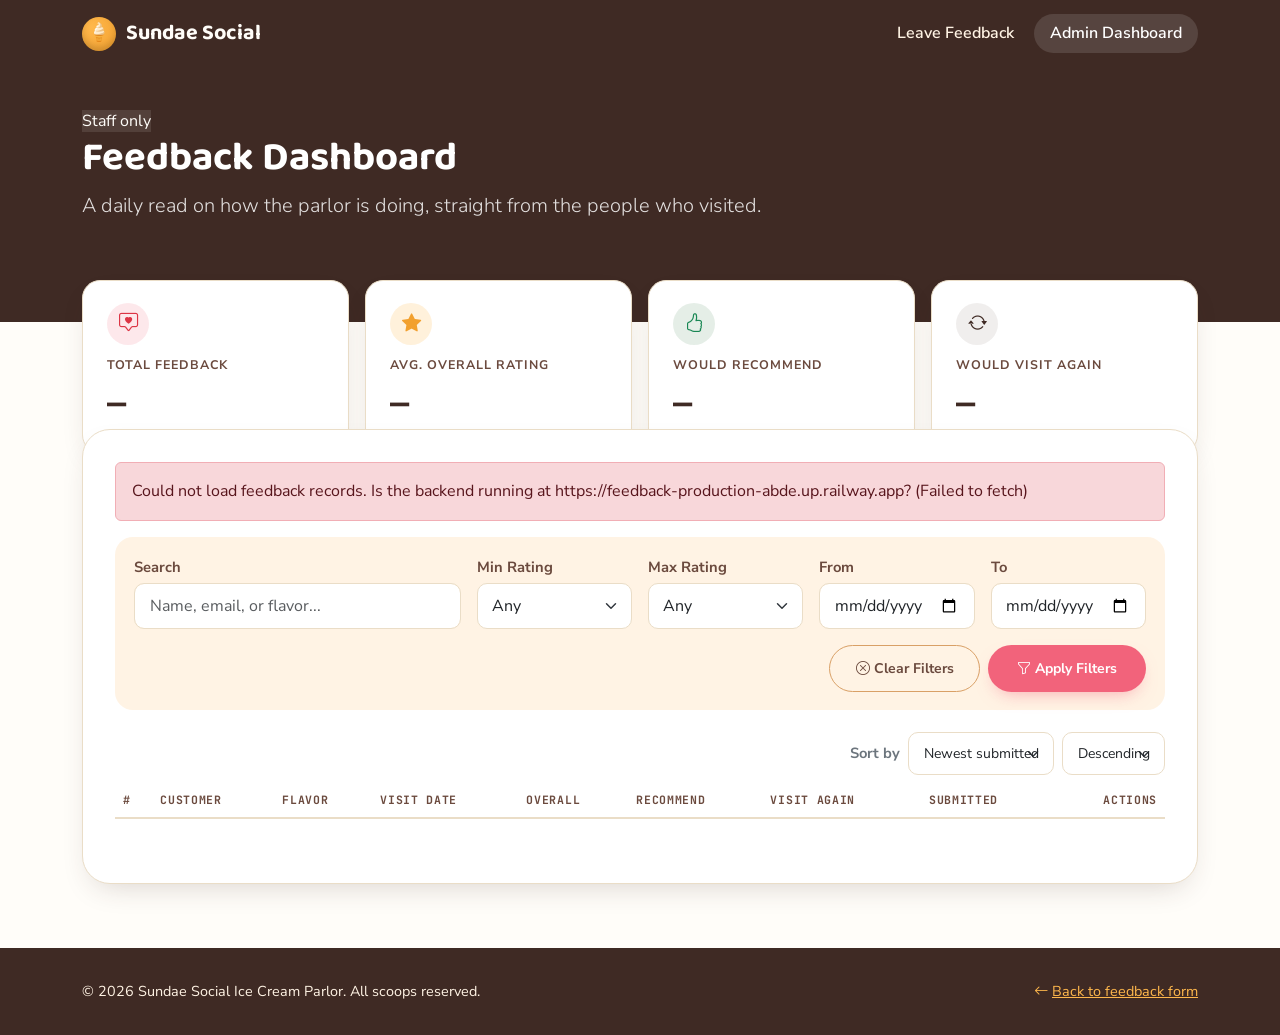
<file: frontend/admin.html>
<!DOCTYPE html>
<html lang="en">
<head>
  <meta charset="UTF-8">
  <meta name="viewport" content="width=device-width, initial-scale=1.0">
  <title>Admin Dashboard | Sundae Social</title>
  <meta name="description" content="Staff dashboard for reviewing, searching, filtering, and managing ice cream shop customer feedback.">

  <!-- Bootstrap 5 -->
  <link href="https://cdn.jsdelivr.net/npm/bootstrap@5.3.3/dist/css/bootstrap.min.css" rel="stylesheet">
  <!-- Bootstrap Icons -->
  <link rel="stylesheet" href="https://cdn.jsdelivr.net/npm/bootstrap-icons@1.11.3/font/bootstrap-icons.css">
  <!-- Google Fonts -->
  <link rel="preconnect" href="https://fonts.googleapis.com">
  <link href="https://fonts.googleapis.com/css2?family=Baloo+2:wght@500;700;800&family=Nunito+Sans:wght@400;600;700;800&family=JetBrains+Mono:wght@500;600&display=swap" rel="stylesheet">

  <!-- Custom styles -->
  <link rel="stylesheet" href="css/style.css">
</head>
<body>

  <!-- =================================================================
       Navigation
       ================================================================= -->
  <nav class="ss-navbar">
    <div class="container d-flex justify-content-between align-items-center">
      <a class="brand-mark" href="index.html">
        <span class="brand-scoop">🍦</span> Sundae Social
      </a>
      <div class="d-flex gap-1">
        <a class="nav-link" href="index.html">Leave Feedback</a>
        <a class="nav-link active" href="admin.html">Admin Dashboard</a>
      </div>
    </div>
  </nav>

  <!-- =================================================================
       Header + Stat cards
       ================================================================= -->
  <header class="admin-hero">
    <div class="container">
      <span class="eyebrow" style="background:rgba(255,255,255,0.1)">Staff only</span>
      <h1>Feedback Dashboard</h1>
      <p class="lead" style="color: rgba(255,255,255,0.85)">A daily read on how the parlor is doing, straight from the people who visited.</p>
    </div>
  </header>

  <main class="container">
    <div class="row g-3 mb-4" style="margin-top:-3.6rem; position:relative; z-index:2;">
      <div class="col-6 col-lg-3">
        <div class="stat-card stat-total">
          <div class="stat-icon"><i class="bi bi-chat-square-heart text-danger"></i></div>
          <div class="stat-label">Total Feedback</div>
          <div class="stat-value" id="statTotal">--</div>
        </div>
      </div>
      <div class="col-6 col-lg-3">
        <div class="stat-card stat-avg">
          <div class="stat-icon"><i class="bi bi-star-fill" style="color:#f2a02e"></i></div>
          <div class="stat-label">Avg. Overall Rating</div>
          <div class="stat-value" id="statAvgRating">--</div>
        </div>
      </div>
      <div class="col-6 col-lg-3">
        <div class="stat-card stat-recommend">
          <div class="stat-icon"><i class="bi bi-hand-thumbs-up text-success"></i></div>
          <div class="stat-label">Would Recommend</div>
          <div class="stat-value" id="statRecommend">--</div>
        </div>
      </div>
      <div class="col-6 col-lg-3">
        <div class="stat-card stat-again">
          <div class="stat-icon"><i class="bi bi-arrow-repeat"></i></div>
          <div class="stat-label">Would Visit Again</div>
          <div class="stat-value" id="statVisitAgain">--</div>
        </div>
      </div>
    </div>

    <!-- =================================================================
         Filters + Table panel
         ================================================================= -->
    <div class="admin-panel mb-5">

      <div class="alert alert-danger d-none" id="adminErrorBanner" role="alert"></div>

      <!-- Filter bar -->
      <div class="filter-bar">
        <div class="row g-3 align-items-end">
          <div class="col-md-4">
            <label for="searchInput" class="form-label mb-1">Search</label>
            <input type="text" class="form-control" id="searchInput" placeholder="Name, email, or flavor...">
          </div>
          <div class="col-6 col-md-2">
            <label for="minRatingFilter" class="form-label mb-1">Min Rating</label>
            <select class="form-select" id="minRatingFilter">
              <option value="">Any</option>
              <option value="1">1+</option>
              <option value="2">2+</option>
              <option value="3">3+</option>
              <option value="4">4+</option>
              <option value="5">5</option>
            </select>
          </div>
          <div class="col-6 col-md-2">
            <label for="maxRatingFilter" class="form-label mb-1">Max Rating</label>
            <select class="form-select" id="maxRatingFilter">
              <option value="">Any</option>
              <option value="1">1</option>
              <option value="2">2</option>
              <option value="3">3</option>
              <option value="4">4</option>
              <option value="5">5</option>
            </select>
          </div>
          <div class="col-6 col-md-2">
            <label for="startDateFilter" class="form-label mb-1">From</label>
            <input type="date" class="form-control" id="startDateFilter">
          </div>
          <div class="col-6 col-md-2">
            <label for="endDateFilter" class="form-label mb-1">To</label>
            <input type="date" class="form-control" id="endDateFilter">
          </div>
        </div>
        <div class="d-flex justify-content-end gap-2 mt-3">
          <button class="btn btn-cone btn-sm" id="clearFiltersBtn"><i class="bi bi-x-circle me-1"></i>Clear Filters</button>
          <button class="btn btn-scoop btn-sm" id="applyFiltersBtn"><i class="bi bi-funnel me-1"></i>Apply Filters</button>
        </div>
      </div>

      <!-- Results summary + sort -->
      <div class="d-flex justify-content-between align-items-center mb-2 flex-wrap gap-2">
        <div class="text-secondary small" id="resultsSummary">Loading feedback...</div>
        <div class="d-flex align-items-center gap-2">
          <label for="sortBySelect" class="form-label mb-0 small text-secondary">Sort by</label>
          <select class="form-select form-select-sm" id="sortBySelect" style="width:auto;">
            <option value="created_at">Newest submitted</option>
            <option value="visit_date">Visit date</option>
            <option value="overall_rating">Overall rating</option>
            <option value="customer_name">Customer name</option>
          </select>
          <select class="form-select form-select-sm" id="sortOrderSelect" style="width:auto;">
            <option value="desc">Descending</option>
            <option value="asc">Ascending</option>
          </select>
        </div>
      </div>

      <!-- Feedback table -->
      <div class="table-responsive">
        <table class="table feedback-table align-middle">
          <thead>
            <tr>
              <th>#</th>
              <th>Customer</th>
              <th>Flavor</th>
              <th>Visit Date</th>
              <th>Overall</th>
              <th>Recommend</th>
              <th>Visit Again</th>
              <th>Submitted</th>
              <th class="text-end">Actions</th>
            </tr>
          </thead>
          <tbody id="feedbackTableBody">
            <!-- Rows injected by admin.js -->
          </tbody>
        </table>
      </div>

      <!-- Empty state -->
      <div class="empty-state d-none" id="emptyState">
        <div class="empty-icon">🍧</div>
        <h5>No feedback found</h5>
        <p class="mb-0">Try adjusting your search or filters — or check back after your next customer visits.</p>
      </div>

      <!-- Pagination -->
      <nav class="mt-3" aria-label="Feedback pagination">
        <ul class="pagination justify-content-center mb-0" id="paginationControls"></ul>
      </nav>
    </div>
  </main>

  <!-- =================================================================
       Feedback Detail Modal
       ================================================================= -->
  <div class="modal fade" id="detailModal" tabindex="-1" aria-labelledby="detailModalLabel" aria-hidden="true">
    <div class="modal-dialog modal-lg modal-dialog-scrollable">
      <div class="modal-content" style="border-radius: var(--radius-lg);">
        <div class="modal-header">
          <h5 class="modal-title" id="detailModalLabel">Feedback Detail</h5>
          <button type="button" class="btn-close" data-bs-dismiss="modal" aria-label="Close"></button>
        </div>
        <div class="modal-body" id="detailModalBody">
          <!-- Injected by admin.js -->
        </div>
      </div>
    </div>
  </div>

  <!-- =================================================================
       Delete Confirmation Modal
       ================================================================= -->
  <div class="modal fade" id="deleteModal" tabindex="-1" aria-labelledby="deleteModalLabel" aria-hidden="true">
    <div class="modal-dialog">
      <div class="modal-content" style="border-radius: var(--radius-lg);">
        <div class="modal-header">
          <h5 class="modal-title" id="deleteModalLabel"><i class="bi bi-exclamation-triangle text-danger me-2"></i>Delete Feedback?</h5>
          <button type="button" class="btn-close" data-bs-dismiss="modal" aria-label="Close"></button>
        </div>
        <div class="modal-body">
          This will permanently remove this feedback record. This action cannot be undone.
        </div>
        <div class="modal-footer">
          <button type="button" class="btn btn-cone" data-bs-dismiss="modal">Cancel</button>
          <button type="button" class="btn btn-scoop" id="confirmDeleteBtn">Delete Permanently</button>
        </div>
      </div>
    </div>
  </div>

  <!-- =================================================================
       Footer
       ================================================================= -->
  <footer class="ss-footer">
    <div class="container d-flex flex-wrap justify-content-between align-items-center gap-2">
      <div>&copy; 2026 Sundae Social Ice Cream Parlor. All scoops reserved.</div>
      <a href="index.html"><i class="bi bi-arrow-left me-1"></i>Back to feedback form</a>
    </div>
  </footer>

  <!-- Bootstrap Bundle (includes Popper) -->
  <script src="https://cdn.jsdelivr.net/npm/bootstrap@5.3.3/dist/js/bootstrap.bundle.min.js"></script>
  <!-- App logic -->
  <script src="js/script.js?v=3"></script>
  <script src="js/admin.js?v=3"></script>
</body>
</html>
</file>
<file: backend/css/style.css>
/* =====================================================================
   Ice Cream Shop Customer Feedback System
   Stylesheet — "Sundae Social" visual identity
   ---------------------------------------------------------------------
   Palette:
     --cream        #FFFDF9  (base background, barely-there vanilla)
     --cocoa        #3F2A24  (deep chocolate, headings & text)
     --strawberry   #F2637B  (primary accent, CTAs)
     --pistachio    #6FA37C  (secondary accent, success states)
     --mango        #FFB84C  (highlight accent, stars/badges)
     --cone         #D9A066  (waffle-cone tan, borders/dividers)

   Type:
     Display : "Baloo 2"     — rounded, scoopable, playful headings
     Body    : "Nunito Sans" — warm, legible body/forms
     Utility : "JetBrains Mono" — data labels in the admin dashboard

   Signature element: a hand-drawn "drip" divider (SVG wave with drips)
   that separates sections, echoing melting ice cream running off a cone.
   ===================================================================== */

:root {
  --cream: #fffdf9;
  --cream-deep: #fff3e4;
  --cocoa: #3f2a24;
  --cocoa-soft: #6b4a3e;
  --strawberry: #f2637b;
  --strawberry-deep: #d84361;
  --pistachio: #6fa37c;
  --pistachio-deep: #4f8563;
  --mango: #ffb84c;
  --mango-deep: #f2a02e;
  --cone: #d9a066;
  --cone-line: #eaddc7;

  --radius-lg: 28px;
  --radius-md: 18px;
  --radius-sm: 10px;

  --shadow-soft: 0 12px 30px -12px rgba(63, 42, 36, 0.22);
  --shadow-tight: 0 4px 14px -6px rgba(63, 42, 36, 0.25);
}

/* ---------------------------------------------------------------------
   Base
   --------------------------------------------------------------------- */
body {
  background-color: var(--cream);
  color: var(--cocoa);
  font-family: "Nunito Sans", "Segoe UI", sans-serif;
  font-size: 16px;
  line-height: 1.6;
  -webkit-font-smoothing: antialiased;
}

h1, h2, h3, h4, .display-font {
  font-family: "Baloo 2", "Segoe UI", sans-serif;
  color: var(--cocoa);
  font-weight: 700;
}

.text-mono, .stat-value, .badge-mono {
  font-family: "JetBrains Mono", "Courier New", monospace;
}

a {
  color: var(--strawberry-deep);
}

/* ---------------------------------------------------------------------
   Top navigation
   --------------------------------------------------------------------- */
.ss-navbar {
  background: var(--cocoa);
  padding: 0.9rem 0;
  box-shadow: var(--shadow-tight);
}

.ss-navbar .brand-mark {
  display: inline-flex;
  align-items: center;
  gap: 0.6rem;
  font-family: "Baloo 2", sans-serif;
  font-weight: 700;
  font-size: 1.35rem;
  color: var(--cream) !important;
  text-decoration: none;
}

.ss-navbar .brand-scoop {
  width: 34px;
  height: 34px;
  border-radius: 50%;
  background: radial-gradient(circle at 30% 30%, var(--mango), var(--mango-deep));
  display: inline-flex;
  align-items: center;
  justify-content: center;
  font-size: 1.1rem;
  box-shadow: inset 0 -4px 6px rgba(0,0,0,0.15);
}

.ss-navbar .nav-link {
  color: var(--cream-deep) !important;
  font-weight: 600;
  border-radius: 999px;
  padding: 0.4rem 1rem !important;
  transition: background 0.2s ease, color 0.2s ease;
}

.ss-navbar .nav-link:hover,
.ss-navbar .nav-link.active {
  background: rgba(255, 255, 255, 0.12);
  color: #fff !important;
}

/* ---------------------------------------------------------------------
   Signature drip divider
   --------------------------------------------------------------------- */
.drip-divider {
  width: 100%;
  height: 46px;
  display: block;
  margin-top: -1px;
}

.drip-divider path {
  fill: var(--cream);
}

.drip-divider.flip {
  transform: rotate(180deg);
}

/* ---------------------------------------------------------------------
   Hero section
   --------------------------------------------------------------------- */
.hero {
  background: linear-gradient(160deg, var(--strawberry) 0%, var(--strawberry-deep) 55%, #c23553 100%);
  color: var(--cream);
  padding: 4.2rem 0 5rem;
  position: relative;
  overflow: hidden;
}

.hero::before {
  content: "";
  position: absolute;
  top: -60px;
  right: -60px;
  width: 260px;
  height: 260px;
  border-radius: 50%;
  background: rgba(255, 184, 76, 0.35);
}

.hero::after {
  content: "";
  position: absolute;
  bottom: -90px;
  left: -40px;
  width: 220px;
  height: 220px;
  border-radius: 50%;
  background: rgba(111, 163, 124, 0.3);
}

.hero .eyebrow {
  display: inline-block;
  font-family: "JetBrains Mono", monospace;
  font-size: 0.78rem;
  letter-spacing: 0.14em;
  text-transform: uppercase;
  background: rgba(255, 255, 255, 0.16);
  padding: 0.35rem 0.9rem;
  border-radius: 999px;
  margin-bottom: 1rem;
}

.hero h1 {
  color: #fff;
  font-size: clamp(2.1rem, 4vw, 3.1rem);
  max-width: 640px;
}

.hero p.lead {
  color: rgba(255, 255, 255, 0.92);
  max-width: 560px;
  font-size: 1.1rem;
}

/* ---------------------------------------------------------------------
   Card / form container
   --------------------------------------------------------------------- */
.feedback-card {
  background: #fff;
  border-radius: var(--radius-lg);
  box-shadow: var(--shadow-soft);
  border: 1px solid var(--cone-line);
  padding: 2.5rem;
  margin-top: -3.5rem;
  position: relative;
  z-index: 2;
}

.section-heading {
  display: flex;
  align-items: center;
  gap: 0.6rem;
  font-family: "Baloo 2", sans-serif;
  font-weight: 700;
  font-size: 1.15rem;
  color: var(--cocoa);
  margin-bottom: 1.1rem;
  padding-bottom: 0.5rem;
  border-bottom: 2px dashed var(--cone-line);
}

.section-heading .scoop-dot {
  width: 10px;
  height: 10px;
  border-radius: 50%;
  background: var(--strawberry);
  display: inline-block;
}

/* ---------------------------------------------------------------------
   Form controls
   --------------------------------------------------------------------- */
.form-label {
  font-weight: 700;
  color: var(--cocoa-soft);
  font-size: 0.92rem;
}

.form-control, .form-select {
  border-radius: var(--radius-sm);
  border: 1.5px solid var(--cone-line);
  padding: 0.62rem 0.9rem;
}

.form-control:focus, .form-select:focus {
  border-color: var(--strawberry);
  box-shadow: 0 0 0 0.2rem rgba(242, 99, 123, 0.18);
}

.form-control.is-invalid, .form-select.is-invalid {
  border-color: var(--strawberry-deep);
}

.invalid-feedback {
  font-weight: 600;
}

.form-text-hint {
  font-size: 0.82rem;
  color: #8a7267;
}

/* ---------------------------------------------------------------------
   Star rating component
   --------------------------------------------------------------------- */
.star-rating-group {
  display: flex;
  flex-direction: row-reverse;
  justify-content: flex-end;
  gap: 0.15rem;
}

.star-rating-group input[type="radio"] {
  display: none;
}

.star-rating-group label {
  font-size: 1.75rem;
  color: #e6dccf;
  cursor: pointer;
  transition: color 0.15s ease, transform 0.15s ease;
  padding: 0;
  margin: 0;
}

.star-rating-group label:hover,
.star-rating-group label:hover ~ label {
  color: var(--mango);
  transform: scale(1.08);
}

.star-rating-group input[type="radio"]:checked ~ label {
  color: var(--mango);
}

.rating-row {
  display: flex;
  align-items: center;
  justify-content: space-between;
  gap: 1rem;
  padding: 0.65rem 0.9rem;
  background: var(--cream-deep);
  border-radius: var(--radius-sm);
  margin-bottom: 0.7rem;
  flex-wrap: wrap;
}

.rating-row .rating-label {
  font-weight: 700;
  color: var(--cocoa);
  min-width: 160px;
}

.rating-row .rating-value-text {
  font-size: 0.78rem;
  color: var(--cocoa-soft);
  font-family: "JetBrains Mono", monospace;
  min-width: 70px;
  text-align: right;
}

/* ---------------------------------------------------------------------
   Yes/No pill toggles
   --------------------------------------------------------------------- */
.pill-toggle {
  display: inline-flex;
  border: 1.5px solid var(--cone-line);
  border-radius: 999px;
  overflow: hidden;
}

.pill-toggle input[type="radio"] {
  display: none;
}

.pill-toggle label {
  padding: 0.5rem 1.4rem;
  font-weight: 700;
  color: var(--cocoa-soft);
  cursor: pointer;
  transition: background 0.2s ease, color 0.2s ease;
  margin: 0;
}

.pill-toggle input#visit-again-yes:checked + label,
.pill-toggle input#recommend-yes:checked + label {
  background: var(--pistachio);
  color: #fff;
}

.pill-toggle input#visit-again-no:checked + label,
.pill-toggle input#recommend-no:checked + label {
  background: var(--strawberry);
  color: #fff;
}

/* ---------------------------------------------------------------------
   Image upload dropzone
   --------------------------------------------------------------------- */
.upload-dropzone {
  border: 2px dashed var(--cone);
  border-radius: var(--radius-md);
  padding: 1.4rem;
  text-align: center;
  background: var(--cream-deep);
  cursor: pointer;
  transition: background 0.2s ease, border-color 0.2s ease;
}

.upload-dropzone:hover,
.upload-dropzone.dragover {
  background: #ffe9d1;
  border-color: var(--mango-deep);
}

.upload-preview {
  max-width: 160px;
  max-height: 160px;
  border-radius: var(--radius-sm);
  margin-top: 0.8rem;
  box-shadow: var(--shadow-tight);
  display: none;
}

/* ---------------------------------------------------------------------
   Buttons
   --------------------------------------------------------------------- */
.btn-scoop {
  background: var(--strawberry);
  border: none;
  color: #fff;
  font-weight: 700;
  padding: 0.75rem 1.8rem;
  border-radius: 999px;
  box-shadow: 0 8px 18px -8px rgba(242, 99, 123, 0.55);
  transition: transform 0.15s ease, background 0.15s ease;
}

.btn-scoop:hover {
  background: var(--strawberry-deep);
  transform: translateY(-1px);
  color: #fff;
}

.btn-cone {
  background: transparent;
  border: 1.5px solid var(--cone);
  color: var(--cocoa-soft);
  font-weight: 700;
  padding: 0.75rem 1.6rem;
  border-radius: 999px;
  transition: background 0.15s ease;
}

.btn-cone:hover {
  background: var(--cream-deep);
  color: var(--cocoa);
}

/* ---------------------------------------------------------------------
   Success toast / banner
   --------------------------------------------------------------------- */
.success-banner {
  display: none;
  background: linear-gradient(135deg, var(--pistachio) 0%, var(--pistachio-deep) 100%);
  color: #fff;
  border-radius: var(--radius-md);
  padding: 1.1rem 1.4rem;
  align-items: center;
  gap: 0.8rem;
  box-shadow: var(--shadow-tight);
  margin-bottom: 1.5rem;
}

.success-banner.show {
  display: flex;
  animation: pop-in 0.35s ease;
}

@keyframes pop-in {
  from { opacity: 0; transform: translateY(-8px); }
  to { opacity: 1; transform: translateY(0); }
}

.success-banner .scoop-icon {
  font-size: 1.6rem;
}

/* ---------------------------------------------------------------------
   Footer
   --------------------------------------------------------------------- */
.ss-footer {
  background: var(--cocoa);
  color: var(--cream-deep);
  padding: 2rem 0;
  margin-top: 4rem;
  font-size: 0.9rem;
}

.ss-footer a {
  color: var(--mango);
}

/* =====================================================================
   Admin Dashboard specific styles
   ===================================================================== */
.admin-hero {
  background: var(--cocoa);
  color: var(--cream);
  padding: 2.6rem 0 5.2rem;
  position: relative;
}

.admin-hero h1 {
  color: #fff;
}

.stat-card {
  background: #fff;
  border-radius: var(--radius-md);
  padding: 1.4rem 1.5rem;
  box-shadow: var(--shadow-soft);
  border: 1px solid var(--cone-line);
  height: 100%;
}

.stat-card .stat-label {
  font-size: 0.78rem;
  text-transform: uppercase;
  letter-spacing: 0.08em;
  color: var(--cocoa-soft);
  font-weight: 700;
}

.stat-card .stat-value {
  font-size: 2rem;
  font-weight: 700;
  color: var(--cocoa);
  margin-top: 0.2rem;
}

.stat-card .stat-icon {
  width: 42px;
  height: 42px;
  border-radius: 50%;
  display: inline-flex;
  align-items: center;
  justify-content: center;
  font-size: 1.2rem;
  margin-bottom: 0.6rem;
}

.stat-card.stat-total .stat-icon { background: rgba(242, 99, 123, 0.15); }
.stat-card.stat-avg .stat-icon { background: rgba(255, 184, 76, 0.2); }
.stat-card.stat-recommend .stat-icon { background: rgba(111, 163, 124, 0.18); }
.stat-card.stat-again .stat-icon { background: rgba(63, 42, 36, 0.08); }

.admin-panel {
  background: #fff;
  border-radius: var(--radius-lg);
  box-shadow: var(--shadow-soft);
  border: 1px solid var(--cone-line);
  padding: 2rem;
  margin-top: -3rem;
  position: relative;
  z-index: 2;
}

.filter-bar {
  background: var(--cream-deep);
  border-radius: var(--radius-md);
  padding: 1.1rem 1.2rem;
  margin-bottom: 1.4rem;
}

.feedback-table thead th {
  font-family: "JetBrains Mono", monospace;
  font-size: 0.72rem;
  text-transform: uppercase;
  letter-spacing: 0.06em;
  color: var(--cocoa-soft);
  border-bottom: 2px solid var(--cone-line);
  white-space: nowrap;
}

.feedback-table tbody tr {
  border-bottom: 1px solid var(--cone-line);
}

.feedback-table tbody tr:hover {
  background: var(--cream-deep);
}

.rating-pill {
  display: inline-flex;
  align-items: center;
  gap: 0.25rem;
  background: rgba(255, 184, 76, 0.22);
  color: #a56a12;
  font-weight: 700;
  padding: 0.2rem 0.6rem;
  border-radius: 999px;
  font-size: 0.85rem;
}

.badge-yes {
  background: rgba(111, 163, 124, 0.18);
  color: var(--pistachio-deep);
  font-weight: 700;
  padding: 0.25rem 0.65rem;
  border-radius: 999px;
  font-size: 0.78rem;
}

.badge-no {
  background: rgba(242, 99, 123, 0.15);
  color: var(--strawberry-deep);
  font-weight: 700;
  padding: 0.25rem 0.65rem;
  border-radius: 999px;
  font-size: 0.78rem;
}

.btn-icon-delete {
  background: transparent;
  border: none;
  color: var(--strawberry-deep);
  font-size: 1.05rem;
  transition: transform 0.15s ease;
}

.btn-icon-delete:hover {
  transform: scale(1.15);
}

.empty-state {
  text-align: center;
  padding: 3rem 1rem;
  color: var(--cocoa-soft);
}

.empty-state .empty-icon {
  font-size: 2.6rem;
  margin-bottom: 0.6rem;
}

.pagination .page-link {
  color: var(--cocoa-soft);
  border-color: var(--cone-line);
}

.pagination .page-item.active .page-link {
  background: var(--strawberry);
  border-color: var(--strawberry);
}

/* ---------------------------------------------------------------------
   Responsive tweaks
   --------------------------------------------------------------------- */
@media (max-width: 767.98px) {
  .feedback-card, .admin-panel {
    padding: 1.4rem;
    margin-top: -2rem;
    border-radius: var(--radius-md);
  }
  .hero, .admin-hero {
    padding-bottom: 3.6rem;
  }
  .rating-row {
    flex-direction: column;
    align-items: flex-start;
  }
  .rating-row .rating-value-text {
    text-align: left;
  }
}

/* Respect reduced-motion preference */
@media (prefers-reduced-motion: reduce) {
  * {
    animation-duration: 0.001ms !important;
    transition-duration: 0.001ms !important;
  }
}

/* Visible keyboard focus for accessibility */
a:focus-visible,
button:focus-visible,
input:focus-visible,
select:focus-visible,
textarea:focus-visible,
label:focus-visible {
  outline: 3px solid var(--mango-deep);
  outline-offset: 2px;
}
</file>
<file: frontend/css/style.css>
/* =====================================================================
   Ice Cream Shop Customer Feedback System
   Stylesheet — "Sundae Social" visual identity
   ---------------------------------------------------------------------
   Palette:
     --cream        #FFFDF9  (base background, barely-there vanilla)
     --cocoa        #3F2A24  (deep chocolate, headings & text)
     --strawberry   #F2637B  (primary accent, CTAs)
     --pistachio    #6FA37C  (secondary accent, success states)
     --mango        #FFB84C  (highlight accent, stars/badges)
     --cone         #D9A066  (waffle-cone tan, borders/dividers)

   Type:
     Display : "Baloo 2"     — rounded, scoopable, playful headings
     Body    : "Nunito Sans" — warm, legible body/forms
     Utility : "JetBrains Mono" — data labels in the admin dashboard

   Signature element: a hand-drawn "drip" divider (SVG wave with drips)
   that separates sections, echoing melting ice cream running off a cone.
   ===================================================================== */

:root {
  --cream: #fffdf9;
  --cream-deep: #fff3e4;
  --cocoa: #3f2a24;
  --cocoa-soft: #6b4a3e;
  --strawberry: #f2637b;
  --strawberry-deep: #d84361;
  --pistachio: #6fa37c;
  --pistachio-deep: #4f8563;
  --mango: #ffb84c;
  --mango-deep: #f2a02e;
  --cone: #d9a066;
  --cone-line: #eaddc7;

  --radius-lg: 28px;
  --radius-md: 18px;
  --radius-sm: 10px;

  --shadow-soft: 0 12px 30px -12px rgba(63, 42, 36, 0.22);
  --shadow-tight: 0 4px 14px -6px rgba(63, 42, 36, 0.25);
}

/* ---------------------------------------------------------------------
   Base
   --------------------------------------------------------------------- */
body {
  background-color: var(--cream);
  color: var(--cocoa);
  font-family: "Nunito Sans", "Segoe UI", sans-serif;
  font-size: 16px;
  line-height: 1.6;
  -webkit-font-smoothing: antialiased;
}

h1, h2, h3, h4, .display-font {
  font-family: "Baloo 2", "Segoe UI", sans-serif;
  color: var(--cocoa);
  font-weight: 700;
}

.text-mono, .stat-value, .badge-mono {
  font-family: "JetBrains Mono", "Courier New", monospace;
}

a {
  color: var(--strawberry-deep);
}

/* ---------------------------------------------------------------------
   Top navigation
   --------------------------------------------------------------------- */
.ss-navbar {
  background: var(--cocoa);
  padding: 0.9rem 0;
  box-shadow: var(--shadow-tight);
}

.ss-navbar .brand-mark {
  display: inline-flex;
  align-items: center;
  gap: 0.6rem;
  font-family: "Baloo 2", sans-serif;
  font-weight: 700;
  font-size: 1.35rem;
  color: var(--cream) !important;
  text-decoration: none;
}

.ss-navbar .brand-scoop {
  width: 34px;
  height: 34px;
  border-radius: 50%;
  background: radial-gradient(circle at 30% 30%, var(--mango), var(--mango-deep));
  display: inline-flex;
  align-items: center;
  justify-content: center;
  font-size: 1.1rem;
  box-shadow: inset 0 -4px 6px rgba(0,0,0,0.15);
}

.ss-navbar .nav-link {
  color: var(--cream-deep) !important;
  font-weight: 600;
  border-radius: 999px;
  padding: 0.4rem 1rem !important;
  transition: background 0.2s ease, color 0.2s ease;
}

.ss-navbar .nav-link:hover,
.ss-navbar .nav-link.active {
  background: rgba(255, 255, 255, 0.12);
  color: #fff !important;
}

/* ---------------------------------------------------------------------
   Signature drip divider
   --------------------------------------------------------------------- */
.drip-divider {
  width: 100%;
  height: 46px;
  display: block;
  margin-top: -1px;
}

.drip-divider path {
  fill: var(--cream);
}

.drip-divider.flip {
  transform: rotate(180deg);
}

/* ---------------------------------------------------------------------
   Hero section
   --------------------------------------------------------------------- */
.hero {
  background: linear-gradient(160deg, var(--strawberry) 0%, var(--strawberry-deep) 55%, #c23553 100%);
  color: var(--cream);
  padding: 4.2rem 0 5rem;
  position: relative;
  overflow: hidden;
}

.hero::before {
  content: "";
  position: absolute;
  top: -60px;
  right: -60px;
  width: 260px;
  height: 260px;
  border-radius: 50%;
  background: rgba(255, 184, 76, 0.35);
}

.hero::after {
  content: "";
  position: absolute;
  bottom: -90px;
  left: -40px;
  width: 220px;
  height: 220px;
  border-radius: 50%;
  background: rgba(111, 163, 124, 0.3);
}

.hero .eyebrow {
  display: inline-block;
  font-family: "JetBrains Mono", monospace;
  font-size: 0.78rem;
  letter-spacing: 0.14em;
  text-transform: uppercase;
  background: rgba(255, 255, 255, 0.16);
  padding: 0.35rem 0.9rem;
  border-radius: 999px;
  margin-bottom: 1rem;
}

.hero h1 {
  color: #fff;
  font-size: clamp(2.1rem, 4vw, 3.1rem);
  max-width: 640px;
}

.hero p.lead {
  color: rgba(255, 255, 255, 0.92);
  max-width: 560px;
  font-size: 1.1rem;
}

/* ---------------------------------------------------------------------
   Card / form container
   --------------------------------------------------------------------- */
.feedback-card {
  background: #fff;
  border-radius: var(--radius-lg);
  box-shadow: var(--shadow-soft);
  border: 1px solid var(--cone-line);
  padding: 2.5rem;
  margin-top: -3.5rem;
  position: relative;
  z-index: 2;
}

.section-heading {
  display: flex;
  align-items: center;
  gap: 0.6rem;
  font-family: "Baloo 2", sans-serif;
  font-weight: 700;
  font-size: 1.15rem;
  color: var(--cocoa);
  margin-bottom: 1.1rem;
  padding-bottom: 0.5rem;
  border-bottom: 2px dashed var(--cone-line);
}

.section-heading .scoop-dot {
  width: 10px;
  height: 10px;
  border-radius: 50%;
  background: var(--strawberry);
  display: inline-block;
}

/* ---------------------------------------------------------------------
   Form controls
   --------------------------------------------------------------------- */
.form-label {
  font-weight: 700;
  color: var(--cocoa-soft);
  font-size: 0.92rem;
}

.form-control, .form-select {
  border-radius: var(--radius-sm);
  border: 1.5px solid var(--cone-line);
  padding: 0.62rem 0.9rem;
}

.form-control:focus, .form-select:focus {
  border-color: var(--strawberry);
  box-shadow: 0 0 0 0.2rem rgba(242, 99, 123, 0.18);
}

.form-control.is-invalid, .form-select.is-invalid {
  border-color: var(--strawberry-deep);
}

.invalid-feedback {
  font-weight: 600;
}

.form-text-hint {
  font-size: 0.82rem;
  color: #8a7267;
}

/* ---------------------------------------------------------------------
   Star rating component
   --------------------------------------------------------------------- */
.star-rating-group {
  display: flex;
  flex-direction: row-reverse;
  justify-content: flex-end;
  gap: 0.15rem;
}

.star-rating-group input[type="radio"] {
  display: none;
}

.star-rating-group label {
  font-size: 1.75rem;
  color: #e6dccf;
  cursor: pointer;
  transition: color 0.15s ease, transform 0.15s ease;
  padding: 0;
  margin: 0;
}

.star-rating-group label:hover,
.star-rating-group label:hover ~ label {
  color: var(--mango);
  transform: scale(1.08);
}

.star-rating-group input[type="radio"]:checked ~ label {
  color: var(--mango);
}

.rating-row {
  display: flex;
  align-items: center;
  justify-content: space-between;
  gap: 1rem;
  padding: 0.65rem 0.9rem;
  background: var(--cream-deep);
  border-radius: var(--radius-sm);
  margin-bottom: 0.7rem;
  flex-wrap: wrap;
}

.rating-row .rating-label {
  font-weight: 700;
  color: var(--cocoa);
  min-width: 160px;
}

.rating-row .rating-value-text {
  font-size: 0.78rem;
  color: var(--cocoa-soft);
  font-family: "JetBrains Mono", monospace;
  min-width: 70px;
  text-align: right;
}

/* ---------------------------------------------------------------------
   Yes/No pill toggles
   --------------------------------------------------------------------- */
.pill-toggle {
  display: inline-flex;
  border: 1.5px solid var(--cone-line);
  border-radius: 999px;
  overflow: hidden;
}

.pill-toggle input[type="radio"] {
  display: none;
}

.pill-toggle label {
  padding: 0.5rem 1.4rem;
  font-weight: 700;
  color: var(--cocoa-soft);
  cursor: pointer;
  transition: background 0.2s ease, color 0.2s ease;
  margin: 0;
}

.pill-toggle input#visit-again-yes:checked + label,
.pill-toggle input#recommend-yes:checked + label {
  background: var(--pistachio);
  color: #fff;
}

.pill-toggle input#visit-again-no:checked + label,
.pill-toggle input#recommend-no:checked + label {
  background: var(--strawberry);
  color: #fff;
}

/* ---------------------------------------------------------------------
   Image upload dropzone
   --------------------------------------------------------------------- */
.upload-dropzone {
  border: 2px dashed var(--cone);
  border-radius: var(--radius-md);
  padding: 1.4rem;
  text-align: center;
  background: var(--cream-deep);
  cursor: pointer;
  transition: background 0.2s ease, border-color 0.2s ease;
}

.upload-dropzone:hover,
.upload-dropzone.dragover {
  background: #ffe9d1;
  border-color: var(--mango-deep);
}

.upload-preview {
  max-width: 160px;
  max-height: 160px;
  border-radius: var(--radius-sm);
  margin-top: 0.8rem;
  box-shadow: var(--shadow-tight);
  display: none;
}

/* ---------------------------------------------------------------------
   Buttons
   --------------------------------------------------------------------- */
.btn-scoop {
  background: var(--strawberry);
  border: none;
  color: #fff;
  font-weight: 700;
  padding: 0.75rem 1.8rem;
  border-radius: 999px;
  box-shadow: 0 8px 18px -8px rgba(242, 99, 123, 0.55);
  transition: transform 0.15s ease, background 0.15s ease;
}

.btn-scoop:hover {
  background: var(--strawberry-deep);
  transform: translateY(-1px);
  color: #fff;
}

.btn-cone {
  background: transparent;
  border: 1.5px solid var(--cone);
  color: var(--cocoa-soft);
  font-weight: 700;
  padding: 0.75rem 1.6rem;
  border-radius: 999px;
  transition: background 0.15s ease;
}

.btn-cone:hover {
  background: var(--cream-deep);
  color: var(--cocoa);
}

/* ---------------------------------------------------------------------
   Success toast / banner
   --------------------------------------------------------------------- */
.success-banner {
  display: none;
  background: linear-gradient(135deg, var(--pistachio) 0%, var(--pistachio-deep) 100%);
  color: #fff;
  border-radius: var(--radius-md);
  padding: 1.1rem 1.4rem;
  align-items: center;
  gap: 0.8rem;
  box-shadow: var(--shadow-tight);
  margin-bottom: 1.5rem;
}

.success-banner.show {
  display: flex;
  animation: pop-in 0.35s ease;
}

@keyframes pop-in {
  from { opacity: 0; transform: translateY(-8px); }
  to { opacity: 1; transform: translateY(0); }
}

.success-banner .scoop-icon {
  font-size: 1.6rem;
}

/* ---------------------------------------------------------------------
   Footer
   --------------------------------------------------------------------- */
.ss-footer {
  background: var(--cocoa);
  color: var(--cream-deep);
  padding: 2rem 0;
  margin-top: 4rem;
  font-size: 0.9rem;
}

.ss-footer a {
  color: var(--mango);
}

/* =====================================================================
   Admin Dashboard specific styles
   ===================================================================== */
.admin-hero {
  background: var(--cocoa);
  color: var(--cream);
  padding: 2.6rem 0 5.2rem;
  position: relative;
}

.admin-hero h1 {
  color: #fff;
}

.stat-card {
  background: #fff;
  border-radius: var(--radius-md);
  padding: 1.4rem 1.5rem;
  box-shadow: var(--shadow-soft);
  border: 1px solid var(--cone-line);
  height: 100%;
}

.stat-card .stat-label {
  font-size: 0.78rem;
  text-transform: uppercase;
  letter-spacing: 0.08em;
  color: var(--cocoa-soft);
  font-weight: 700;
}

.stat-card .stat-value {
  font-size: 2rem;
  font-weight: 700;
  color: var(--cocoa);
  margin-top: 0.2rem;
}

.stat-card .stat-icon {
  width: 42px;
  height: 42px;
  border-radius: 50%;
  display: inline-flex;
  align-items: center;
  justify-content: center;
  font-size: 1.2rem;
  margin-bottom: 0.6rem;
}

.stat-card.stat-total .stat-icon { background: rgba(242, 99, 123, 0.15); }
.stat-card.stat-avg .stat-icon { background: rgba(255, 184, 76, 0.2); }
.stat-card.stat-recommend .stat-icon { background: rgba(111, 163, 124, 0.18); }
.stat-card.stat-again .stat-icon { background: rgba(63, 42, 36, 0.08); }

.admin-panel {
  background: #fff;
  border-radius: var(--radius-lg);
  box-shadow: var(--shadow-soft);
  border: 1px solid var(--cone-line);
  padding: 2rem;
  margin-top: -3rem;
  position: relative;
  z-index: 2;
}

.filter-bar {
  background: var(--cream-deep);
  border-radius: var(--radius-md);
  padding: 1.1rem 1.2rem;
  margin-bottom: 1.4rem;
}

.feedback-table thead th {
  font-family: "JetBrains Mono", monospace;
  font-size: 0.72rem;
  text-transform: uppercase;
  letter-spacing: 0.06em;
  color: var(--cocoa-soft);
  border-bottom: 2px solid var(--cone-line);
  white-space: nowrap;
}

.feedback-table tbody tr {
  border-bottom: 1px solid var(--cone-line);
}

.feedback-table tbody tr:hover {
  background: var(--cream-deep);
}

.rating-pill {
  display: inline-flex;
  align-items: center;
  gap: 0.25rem;
  background: rgba(255, 184, 76, 0.22);
  color: #a56a12;
  font-weight: 700;
  padding: 0.2rem 0.6rem;
  border-radius: 999px;
  font-size: 0.85rem;
}

.badge-yes {
  background: rgba(111, 163, 124, 0.18);
  color: var(--pistachio-deep);
  font-weight: 700;
  padding: 0.25rem 0.65rem;
  border-radius: 999px;
  font-size: 0.78rem;
}

.badge-no {
  background: rgba(242, 99, 123, 0.15);
  color: var(--strawberry-deep);
  font-weight: 700;
  padding: 0.25rem 0.65rem;
  border-radius: 999px;
  font-size: 0.78rem;
}

.btn-icon-delete {
  background: transparent;
  border: none;
  color: var(--strawberry-deep);
  font-size: 1.05rem;
  transition: transform 0.15s ease;
}

.btn-icon-delete:hover {
  transform: scale(1.15);
}

.empty-state {
  text-align: center;
  padding: 3rem 1rem;
  color: var(--cocoa-soft);
}

.empty-state .empty-icon {
  font-size: 2.6rem;
  margin-bottom: 0.6rem;
}

.pagination .page-link {
  color: var(--cocoa-soft);
  border-color: var(--cone-line);
}

.pagination .page-item.active .page-link {
  background: var(--strawberry);
  border-color: var(--strawberry);
}

/* ---------------------------------------------------------------------
   Responsive tweaks
   --------------------------------------------------------------------- */
@media (max-width: 767.98px) {
  .feedback-card, .admin-panel {
    padding: 1.4rem;
    margin-top: -2rem;
    border-radius: var(--radius-md);
  }
  .hero, .admin-hero {
    padding-bottom: 3.6rem;
  }
  .rating-row {
    flex-direction: column;
    align-items: flex-start;
  }
  .rating-row .rating-value-text {
    text-align: left;
  }
}

/* Respect reduced-motion preference */
@media (prefers-reduced-motion: reduce) {
  * {
    animation-duration: 0.001ms !important;
    transition-duration: 0.001ms !important;
  }
}

/* Visible keyboard focus for accessibility */
a:focus-visible,
button:focus-visible,
input:focus-visible,
select:focus-visible,
textarea:focus-visible,
label:focus-visible {
  outline: 3px solid var(--mango-deep);
  outline-offset: 2px;
}
</file>
